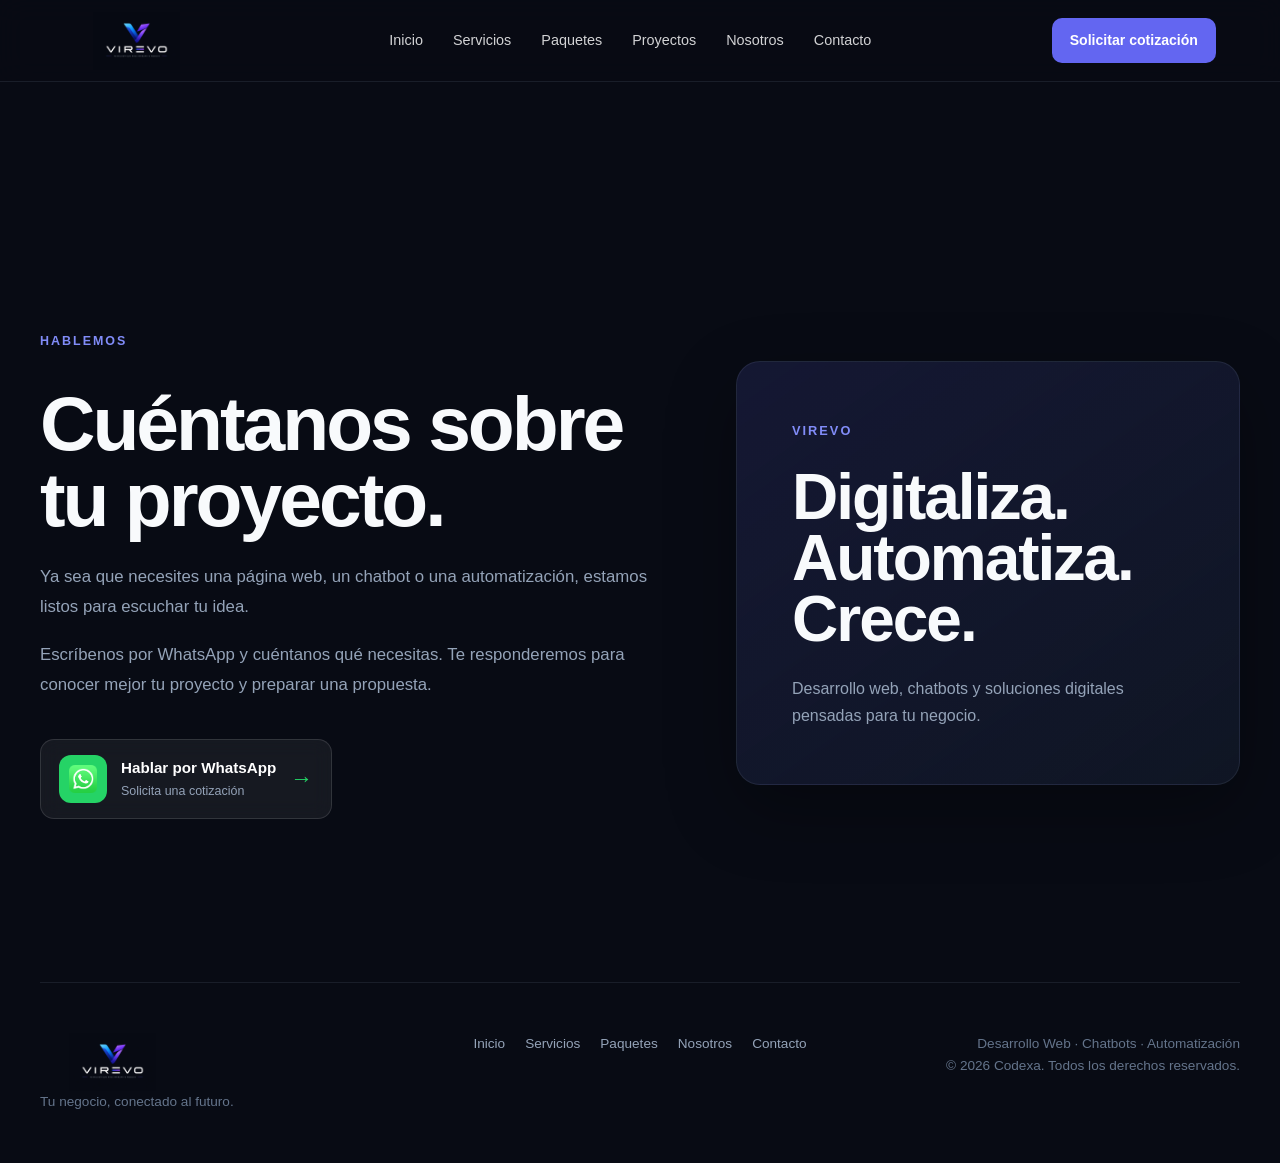
<file: contacto.html>
<!DOCTYPE html>
<html lang="es">

<head>
    <meta charset="UTF-8">
    <meta
        name="viewport"
        content="width=device-width, initial-scale=1.0"
    >
    <meta
        name="description"
        content="Contacta con Codexa para solicitar una cotización de desarrollo web, chatbots o automatización."
    >
    <title>Contacto | VIREVO</title>
    <link
        rel="stylesheet"
        href="styles.css"
    >
</head>
<body>
<header class="inner-header">
    <nav>
        <a href="index.html" class="logo">
            <img
                src="img/VIREVO_logo_transparente.png"
                alt="Logo Codexa"
            >
        </a>
        <div class="nav-links">
            <a href="index.html">
                Inicio
            </a>
            <a href="servicios.html">
                Servicios
            </a>
            <a href="paquetes.html">
                Paquetes
            </a>
            <a href="index.html#proyectos">
                Proyectos
            </a>
            <a href="nosotros.html">
                Nosotros
            </a>
            <a href="contacto.html">
                Contacto
            </a>
        </div>

        <a
            href="contacto.html"
            class="nav-cta"
        >
            Solicitar cotización
        </a>
        <button
            class="menu-toggle"
            aria-label="Abrir menú"
        >
            ☰
        </button>
    </nav>
</header>

<main class="inner-page">
    <section class="contact-page">
        <div class="contact-page-content">
            <span>
                HABLEMOS
            </span>
            <h1>
                Cuéntanos sobre
                tu proyecto.
            </h1>

            <p>
                Ya sea que necesites una página web,
                un chatbot o una automatización, estamos
                listos para escuchar tu idea.
            </p>

            <p>
                Escríbenos por WhatsApp y cuéntanos qué
                necesitas. Te responderemos para conocer
                mejor tu proyecto y preparar una propuesta.
            </p>


            <a
                href="https://wa.me/523122109103?text=Hola%20Codexa%2C%20me%20gustar%C3%ADa%20solicitar%20una%20cotizaci%C3%B3n."
                target="_blank"
                rel="noopener noreferrer"
                class="whatsapp-button"
            >
                <span class="whatsapp-icon">

                    <img
                        src="img/whastaap.png"
                        alt="WhatsApp"
                    >
                </span>
                <span>
                    <strong>
                        Hablar por WhatsApp
                    </strong>
                    <small>
                        Solicita una cotización
                    </small>
                </span>
                <span class="whatsapp-arrow">
                    →
                </span>
            </a>
        </div>


        <div class="contact-page-card">

            <span>
                VIREVO
            </span>

            <h2>
                Digitaliza.
                <br>
                Automatiza.
                <br>
                Crece.
            </h2>

            <p>
                Desarrollo web, chatbots y soluciones
                digitales pensadas para tu negocio.
            </p>

        </div>


    </section>


</main>



<footer>

    <div>

        <a href="#inicio" class="logo">
            <img
                src="img/VIREVO_logo_transparente.png"
                alt="Logo Codexa"
            >
        </a>

        <p>
            Tu negocio, conectado al futuro.
        </p>

    </div>


    <div>

        <a href="index.html">
            Inicio
        </a>

        <a href="servicios.html">
            Servicios
        </a>

        <a href="paquetes.html">
            Paquetes
        </a>

        <a href="nosotros.html">
            Nosotros
        </a>

        <a href="contacto.html">
            Contacto
        </a>

    </div>


    <div>

        <p>
            Desarrollo Web · Chatbots · Automatización
        </p>

        <p>
            © 2026 Codexa. Todos los derechos reservados.
        </p>

    </div>

</footer>


<script src="script.js"></script>

</body>

</html>
</file>
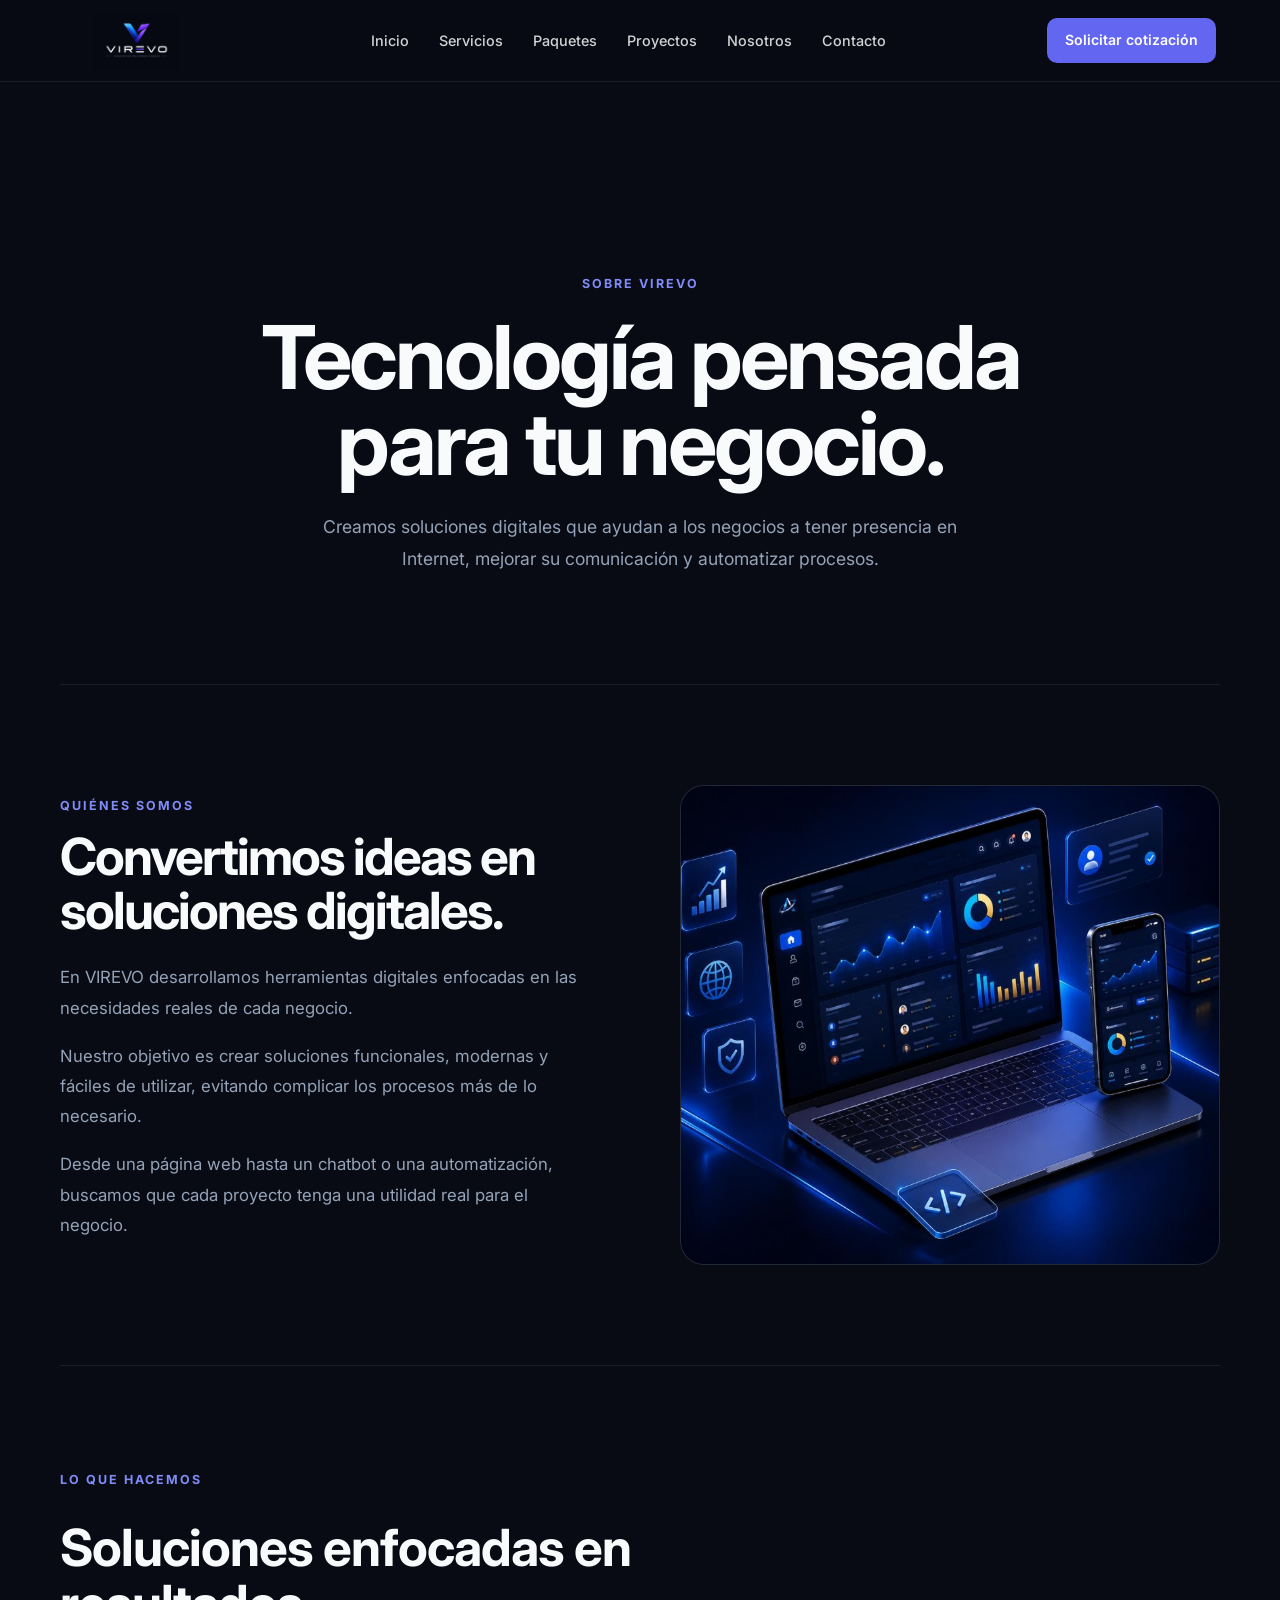
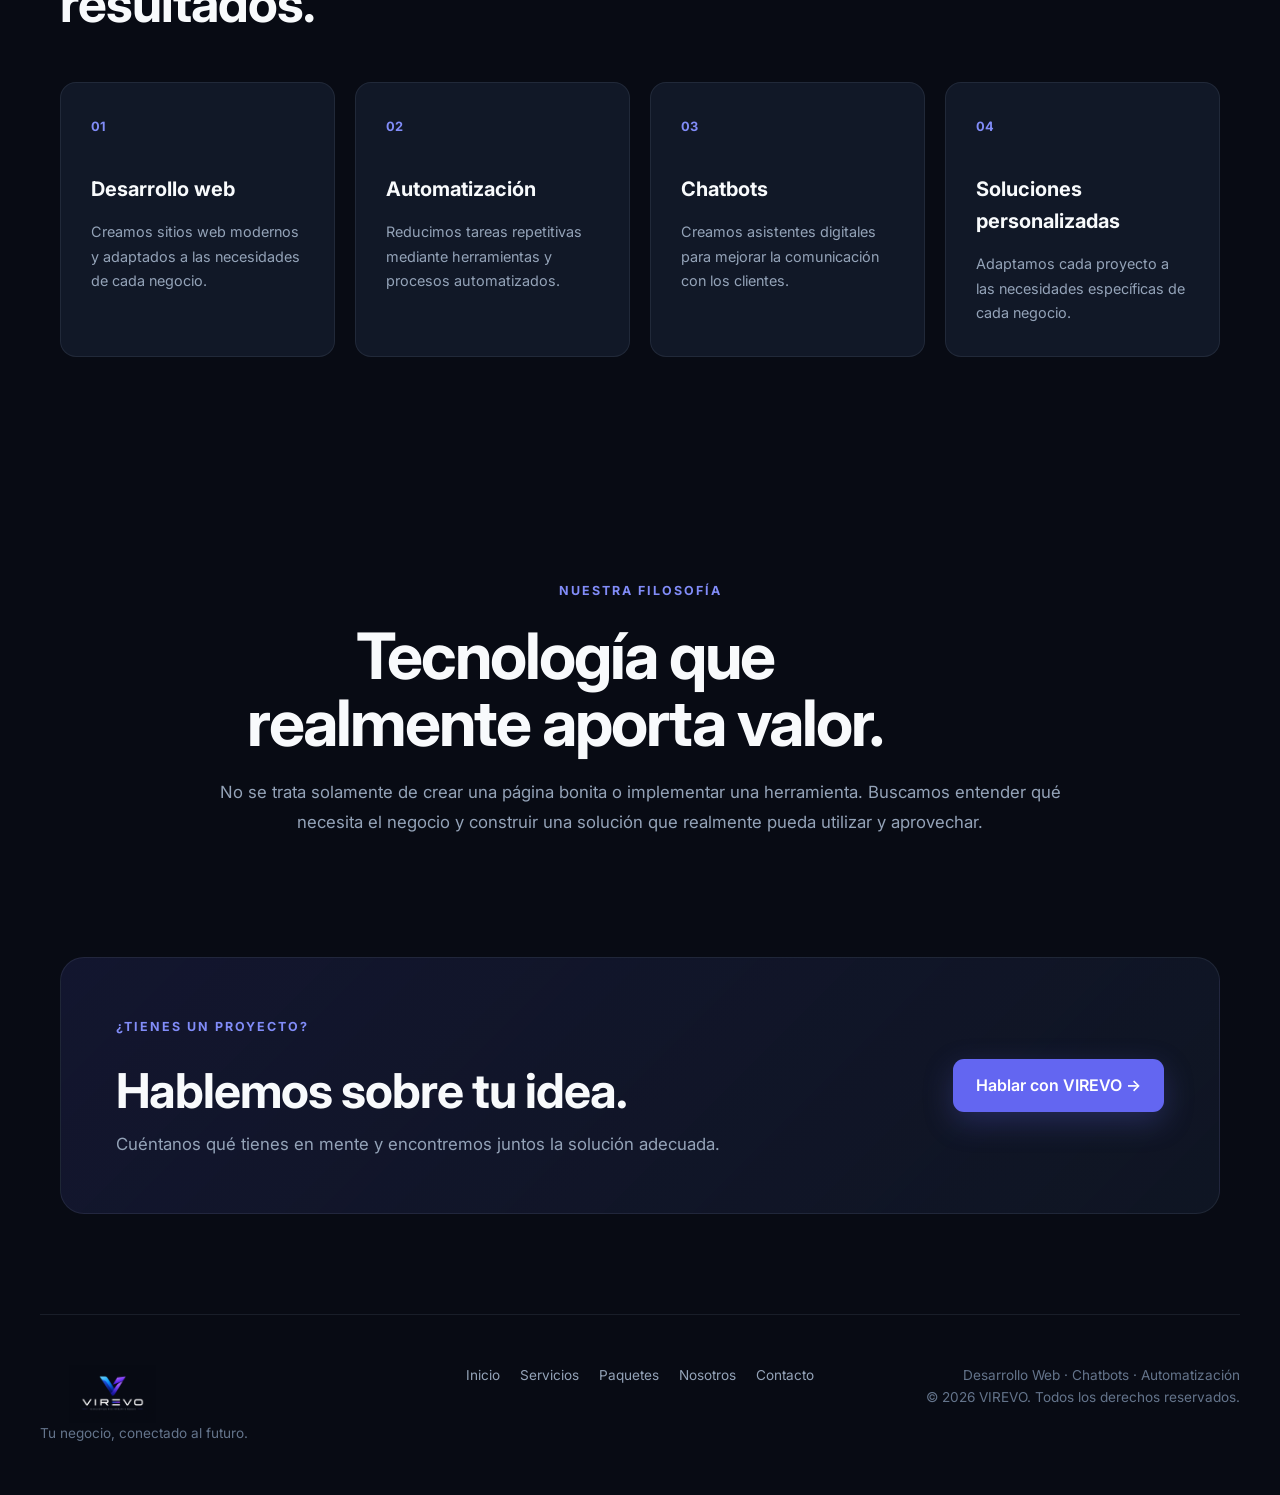
<file: nosotros.html>
<!DOCTYPE html>
<html lang="es">

<head>

    <meta charset="UTF-8">

    <meta
        name="viewport"
        content="width=device-width, initial-scale=1.0"
    >

    <meta
        name="description"
        content="Conoce Codexa y nuestra forma de crear soluciones digitales para negocios."
    >

    <title>Nosotros | VIREVO</title>

    <link
        rel="preconnect"
        href="https://fonts.googleapis.com"
    >

    <link
        rel="preconnect"
        href="https://fonts.gstatic.com"
        crossorigin
    >

    <link
        href="https://fonts.googleapis.com/css2?family=Inter:wght@400;500;600;700;800&display=swap"
        rel="stylesheet"
    >

    <link
        rel="stylesheet"
        href="styles.css"
    >

</head>


<body>


<header class="inner-header">

    <nav>

        <a href="index.html" class="logo">

            <img
                src="img/VIREVO_logo_transparente.png"
                alt="Logo Codexa"
            >

        </a>


        <div class="nav-links">

            <a href="index.html">
                Inicio
            </a>

            <a href="servicios.html">
                Servicios
            </a>

            <a href="paquetes.html">
                Paquetes
            </a>

            <a href="index.html#proyectos">
                Proyectos
            </a>

            <a href="nosotros.html">
                Nosotros
            </a>

            <a href="contacto.html">
                Contacto
            </a>

        </div>


        <a
            href="contacto.html"
            class="nav-cta"
        >
            Solicitar cotización
        </a>


        <button
            class="menu-toggle"
            aria-label="Abrir menú"
        >
            ☰
        </button>

    </nav>

</header>



<main class="inner-page">


    <!-- INTRO -->

    <section class="page-intro">

        <span>
            SOBRE VIREVO
        </span>

        <h1>
            Tecnología pensada
            para tu negocio.
        </h1>

        <p>
            Creamos soluciones digitales que ayudan a los
            negocios a tener presencia en Internet, mejorar
            su comunicación y automatizar procesos.
        </p>

    </section>



    <!-- QUIÉNES SOMOS -->

    <section class="about-page-section">

        <div class="about-page-content">

            <span>
                QUIÉNES SOMOS
            </span>

            <h2>
                Convertimos ideas en
                soluciones digitales.
            </h2>

            <p>
                En VIREVO desarrollamos herramientas digitales
                enfocadas en las necesidades reales de cada negocio.
            </p>

            <p>
                Nuestro objetivo es crear soluciones funcionales,
                modernas y fáciles de utilizar, evitando complicar
                los procesos más de lo necesario.
            </p>

            <p>
                Desde una página web hasta un chatbot o una
                automatización, buscamos que cada proyecto tenga
                una utilidad real para el negocio.
            </p>

        </div>


        <div class="about-page-image">

            <img
                src="img/Soluciones.jpg"
                alt="Tecnología y soluciones digitales de Codexa"
            >

        </div>

    </section>



    <!-- QUÉ HACEMOS -->

    <section class="about-values">

        <div class="page-section-heading">

            <span>
                LO QUE HACEMOS
            </span>

            <h2>
                Soluciones enfocadas
                en resultados.
            </h2>

        </div>


        <div class="values-grid">


            <article>

                <span>
                    01
                </span>

                <h3>
                    Desarrollo web
                </h3>

                <p>
                    Creamos sitios web modernos y adaptados
                    a las necesidades de cada negocio.
                </p>

            </article>


            <article>

                <span>
                    02
                </span>

                <h3>
                    Automatización
                </h3>

                <p>
                    Reducimos tareas repetitivas mediante
                    herramientas y procesos automatizados.
                </p>

            </article>


            <article>

                <span>
                    03
                </span>

                <h3>
                    Chatbots
                </h3>

                <p>
                    Creamos asistentes digitales para mejorar
                    la comunicación con los clientes.
                </p>

            </article>


            <article>

                <span>
                    04
                </span>

                <h3>
                    Soluciones personalizadas
                </h3>

                <p>
                    Adaptamos cada proyecto a las necesidades
                    específicas de cada negocio.
                </p>

            </article>

        </div>

    </section>



    <!-- FILOSOFÍA -->

    <section class="about-philosophy">

        <span>
            NUESTRA FILOSOFÍA
        </span>

        <h2>
            Tecnología que realmente
            aporta valor.
        </h2>

        <p>
            No se trata solamente de crear una página bonita
            o implementar una herramienta. Buscamos entender
            qué necesita el negocio y construir una solución
            que realmente pueda utilizar y aprovechar.
        </p>

    </section>



    <!-- CTA -->

    <section class="about-cta">

        <div>

            <span>
                ¿TIENES UN PROYECTO?
            </span>
            <h2>
                Hablemos sobre tu idea.
            </h2>
            <p>
                Cuéntanos qué tienes en mente y encontremos
                juntos la solución adecuada.
            </p>
        </div>
        <a
            href="contacto.html"
            class="btn-primary"
        >
            Hablar con VIREVO →
        </a>
    </section>
</main>



<footer>
    <div>
        <a href="#inicio" class="logo">
            <img
                src="img/VIREVO_logo_transparente.png"
                alt="Logo Codexa"
            >
        </a>
        <p>
            Tu negocio, conectado al futuro.
        </p>

    </div>
    <div>
        <a href="index.html">
            Inicio
        </a>

        <a href="servicios.html">
            Servicios
        </a>
        <a href="paquetes.html">
            Paquetes
        </a>
        <a href="nosotros.html">
            Nosotros
        </a>
        <a href="contacto.html">
            Contacto
        </a>
    </div>

    <div>
        <p>
            Desarrollo Web · Chatbots · Automatización
        </p>
        <p>
            © 2026 VIREVO. Todos los derechos reservados.
        </p>
    </div>
</footer>
<script src="script.js"></script>

</body>

</html>
</file>
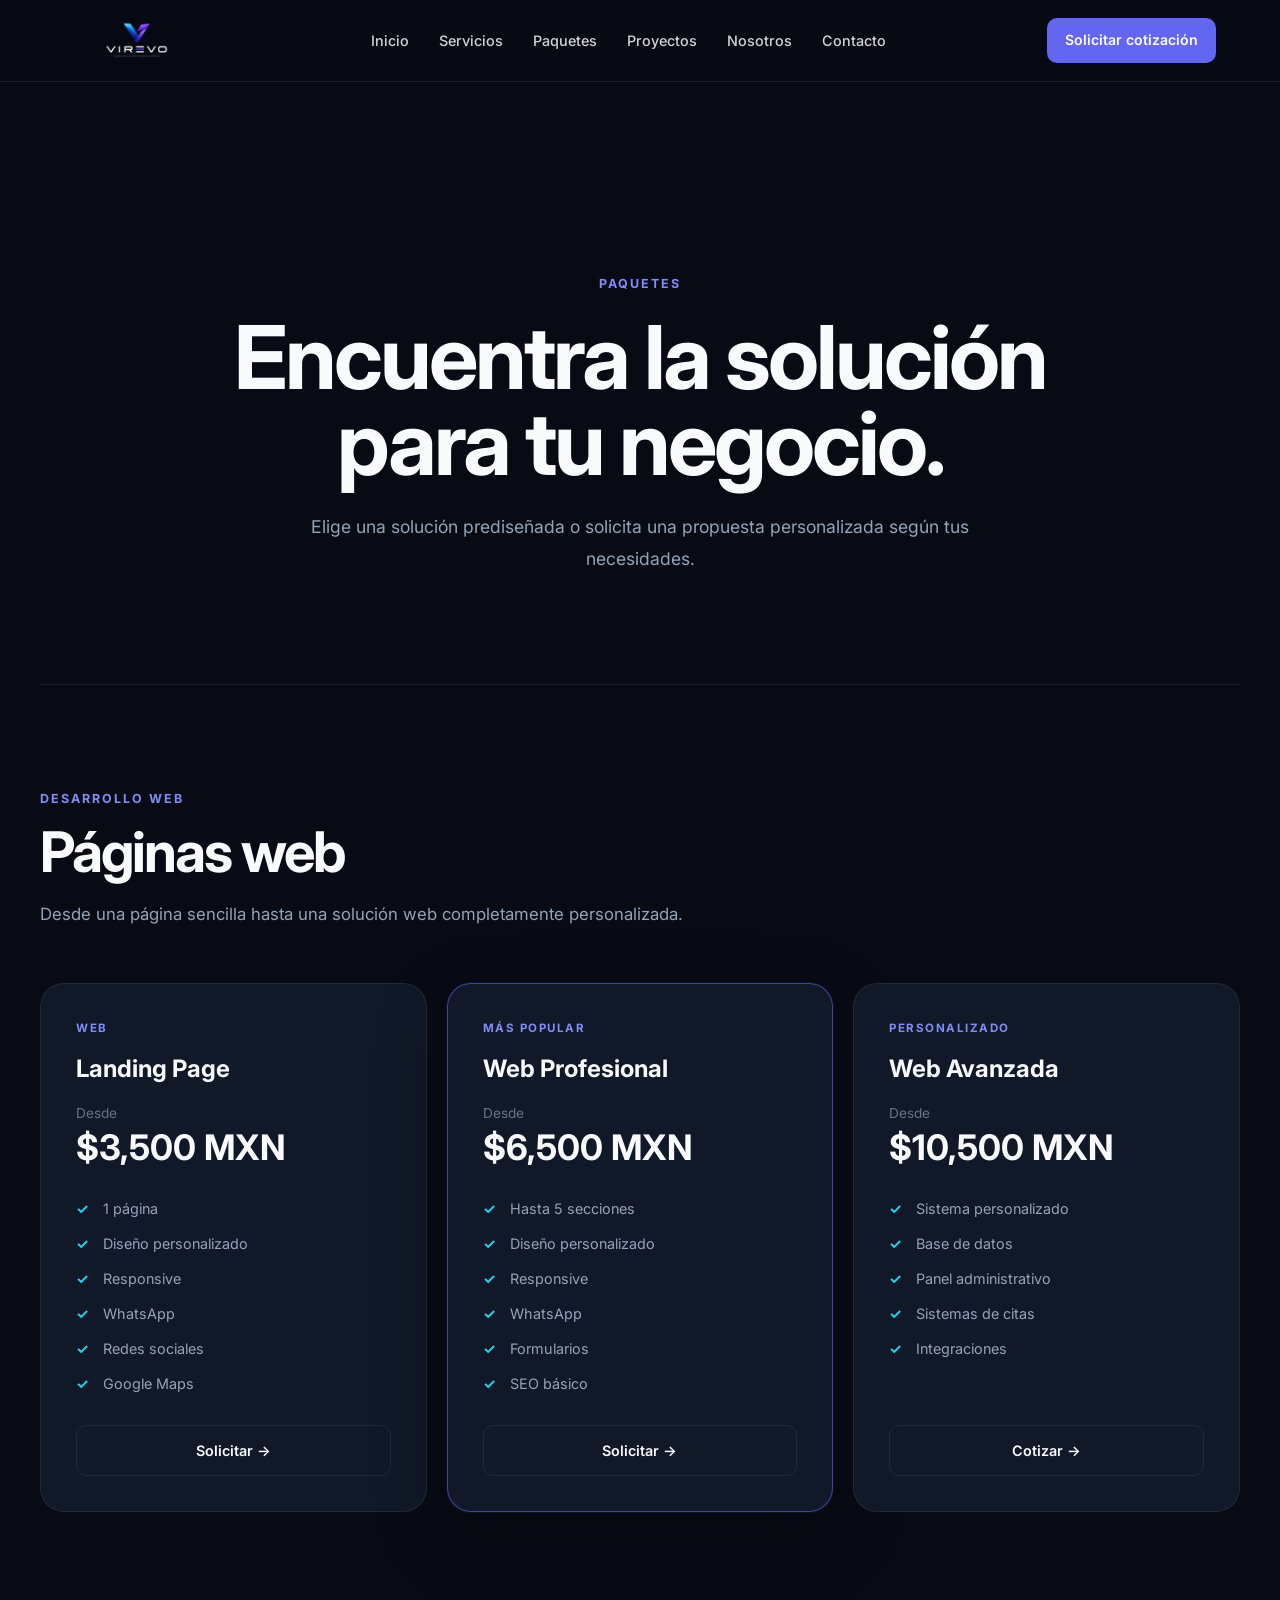
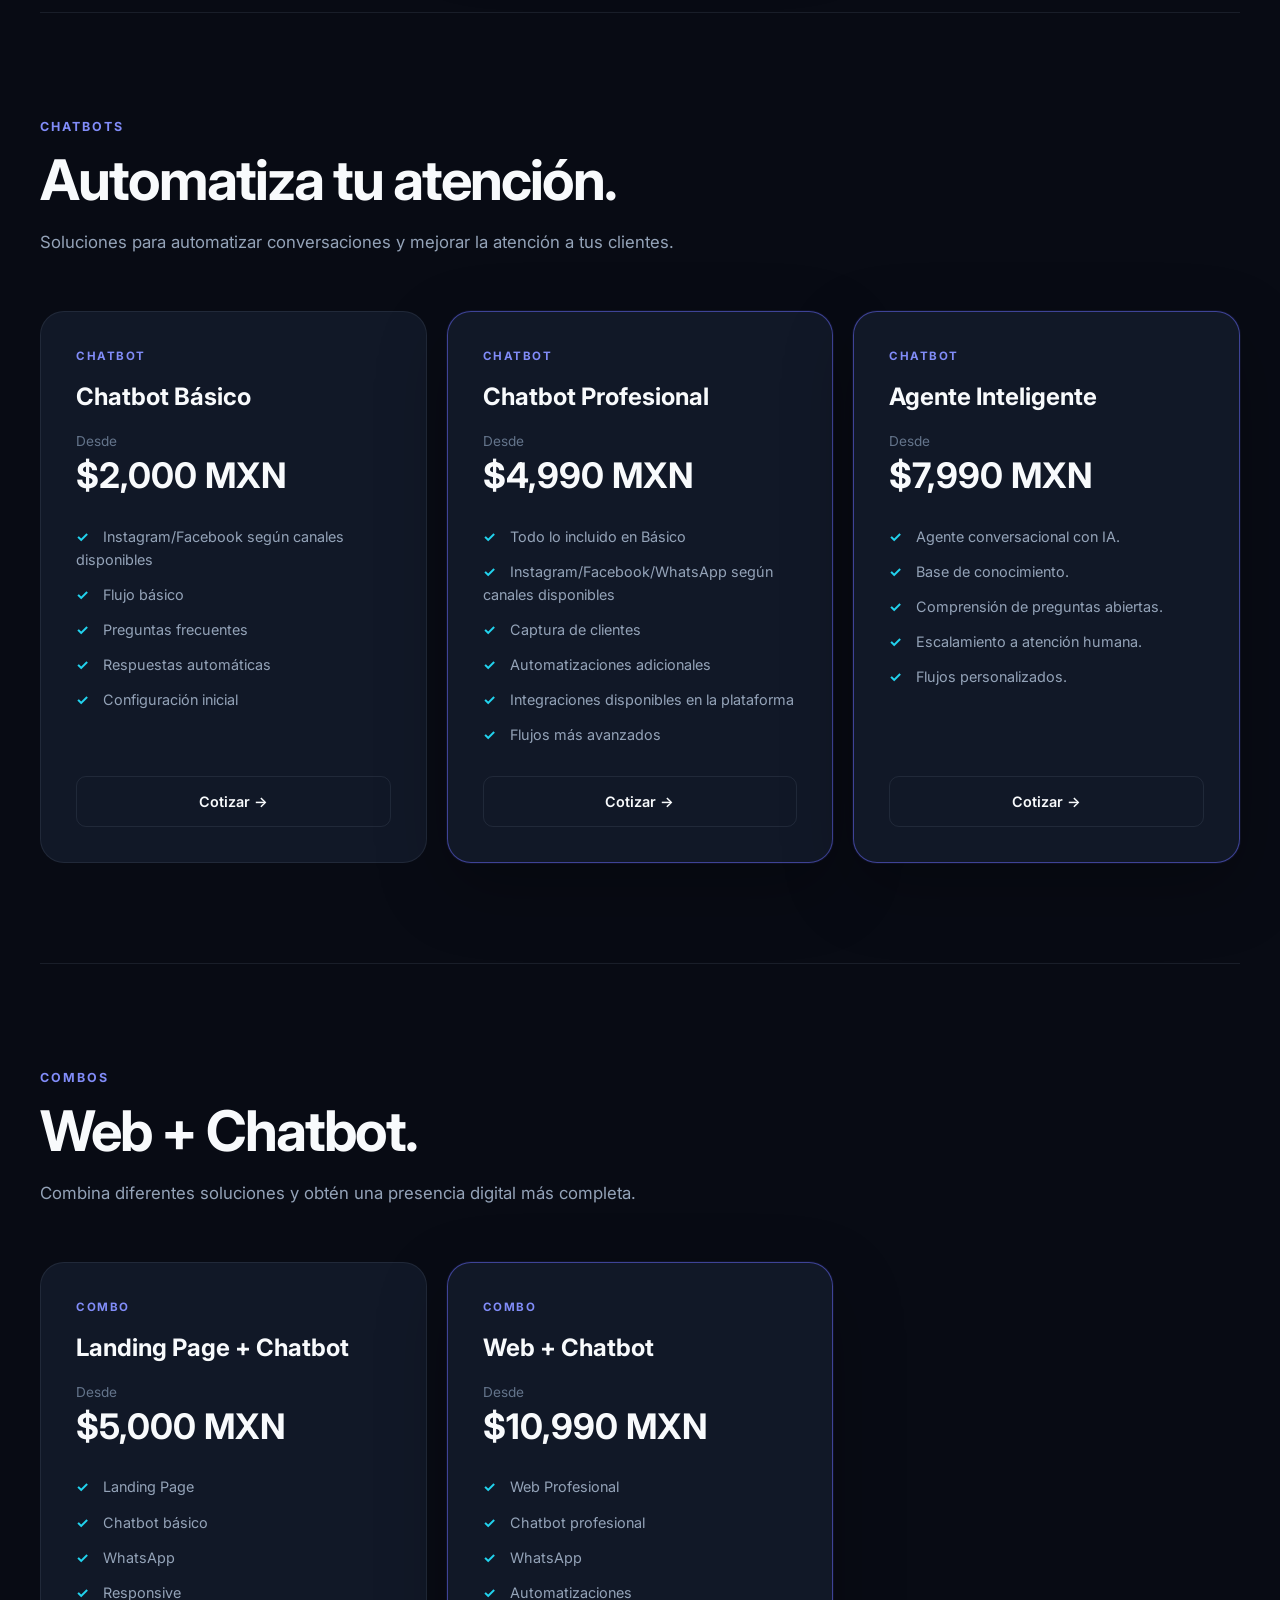
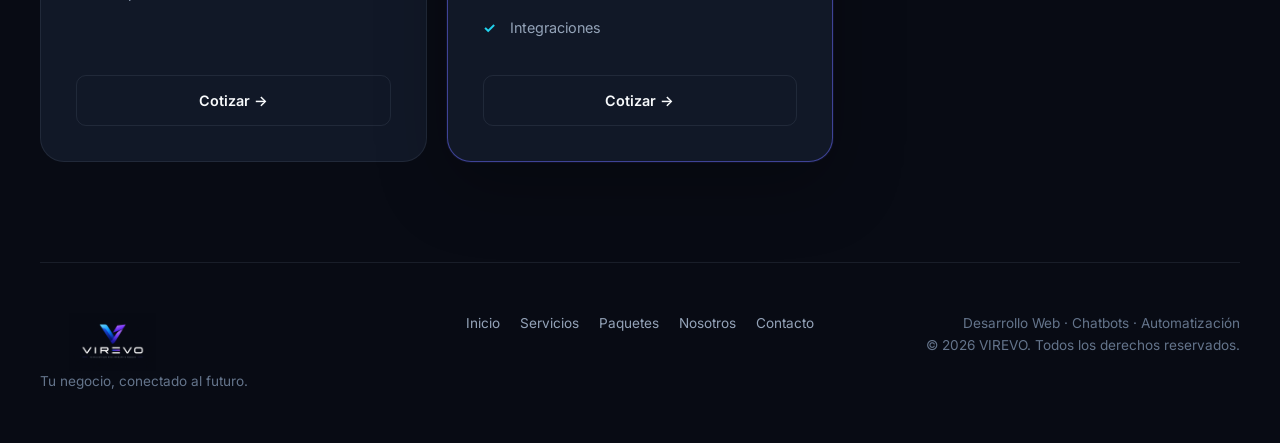
<file: paquetes.html>
<!DOCTYPE html>
<html lang="es">

<head>

    <meta charset="UTF-8">

    <meta
        name="viewport"
        content="width=device-width, initial-scale=1.0"
    >

    <meta
        name="description"
        content="Paquetes de desarrollo web, chatbots y automatización de Codexa."
    >

    <title>Paquetes | VIREVO</title>

    <link
        rel="preconnect"
        href="https://fonts.googleapis.com"
    >

    <link
        rel="preconnect"
        href="https://fonts.gstatic.com"
        crossorigin
    >

    <link
        href="https://fonts.googleapis.com/css2?family=Inter:wght@400;500;600;700;800&display=swap"
        rel="stylesheet"
    >

    <link
        rel="stylesheet"
        href="styles.css"
    >

</head>


<body>


<header class="inner-header">

    <nav>

        <a href="index.html" class="logo">

            <img
                src="img/VIREVO_logo_transparente.png"
                alt="Logo Codexa"
            >

        </a>


        <div class="nav-links">

            <a href="index.html">
                Inicio
            </a>

            <a href="servicios.html">
                Servicios
            </a>

            <a href="paquetes.html">
                Paquetes
            </a>

            <a href="index.html#proyectos">
                Proyectos
            </a>

            <a href="nosotros.html">
                Nosotros
            </a>

            <a href="contacto.html">
                Contacto
            </a>

        </div>


        <a
            href="contacto.html"
            class="nav-cta"
        >
            Solicitar cotización
        </a>


        <button
            class="menu-toggle"
            aria-label="Abrir menú"
        >
            ☰
        </button>

    </nav>

</header>



<main class="inner-page">


    <!-- INTRO -->

    <section class="page-intro">

        <span>
            PAQUETES
        </span>

        <h1>
            Encuentra la solución
            para tu negocio.
        </h1>

        <p>
            Elige una solución prediseñada o solicita
            una propuesta personalizada según tus necesidades.
        </p>

    </section>



    <!-- WEB -->

    <section class="package-category">

        <div class="package-category-title">

            <span>
                DESARROLLO WEB
            </span>

            <h2>
                Páginas web
            </h2>

            <p>
                Desde una página sencilla hasta una solución
                web completamente personalizada.
            </p>

        </div>


        <div class="package-grid">


            <!-- LANDING -->

            <article class="package-card">

                <span>
                    WEB
                </span>

                <h3>
                    Landing Page
                </h3>

                <p>
                    Desde
                </p>

                <strong>
                    $3,500 MXN
                </strong>

                <ul>

                    <li>
                        1 página
                    </li>

                    <li>
                        Diseño personalizado
                    </li>

                    <li>
                        Responsive
                    </li>

                    <li>
                        WhatsApp
                    </li>

                    <li>
                        Redes sociales
                    </li>

                    <li>
                        Google Maps
                    </li>

                </ul>

                <a
                    href="contacto.html"
                >
                    Solicitar →
                </a>

            </article>



            <!-- PROFESIONAL -->

            <article class="package-card featured">

                <span>
                    MÁS POPULAR
                </span>

                <h3>
                    Web Profesional
                </h3>

                <p>
                    Desde
                </p>

                <strong>
                    $6,500 MXN
                </strong>

                <ul>

                    <li>
                        Hasta 5 secciones
                    </li>

                    <li>
                        Diseño personalizado
                    </li>

                    <li>
                        Responsive
                    </li>

                    <li>
                        WhatsApp
                    </li>

                    <li>
                        Formularios
                    </li>

                    <li>
                        SEO básico
                    </li>

                </ul>

                <a
                    href="contacto.html"
                >
                    Solicitar →
                </a>

            </article>



            <!-- PERSONALIZADA -->

            <article class="package-card">

                <span>
                    PERSONALIZADO
                </span>

                <h3>
                    Web Avanzada
                </h3>

                <p>
                    Desde
                </p>

                <strong>
                    $10,500 MXN
                </strong>

                <ul>

                    <li>
                        Sistema personalizado
                    </li>

                    <li>
                        Base de datos
                    </li>

                    <li>
                        Panel administrativo
                    </li>

                    <li>
                        Sistemas de citas
                    </li>

                    <li>
                        Integraciones
                    </li>

                </ul>

                <a
                    href="contacto.html"
                >
                    Cotizar →
                </a>

            </article>

        </div>

    </section>



    <!-- CHATBOTS -->

    <section
        class="package-category"
        id="chatbots"
    >

        <div class="package-category-title">

            <span>
                CHATBOTS
            </span>

            <h2>
                Automatiza tu atención.
            </h2>

            <p>
                Soluciones para automatizar conversaciones
                y mejorar la atención a tus clientes.
            </p>

        </div>


        <div class="package-grid">


            <article class="package-card">

                <span>
                    CHATBOT
                </span>

                <h3>
                    Chatbot Básico
                </h3>

                <p>
                    Desde
                </p>

                <strong>
                    $2,000 MXN
                </strong>

                <ul>
                    <li>
                        Instagram/Facebook según canales disponibles
                    </li>

                    <li>
                        Flujo básico
                    </li>

                    <li>
                        Preguntas frecuentes
                    </li>

                    <li>
                        Respuestas automáticas
                    </li>

                    <li>
                        Configuración inicial
                    </li>

                </ul>

                <a href="contacto.html">
                    Cotizar →
                </a>
            </article>


            <article class="package-card featured">
                <span>
                    CHATBOT
                </span>
                <h3>
                    Chatbot Profesional
                </h3>
                <p>
                    Desde
                </p>
                <strong>
                    $4,990 MXN
                </strong>
                <ul>
                    <li>
                        Todo lo incluido en Básico
                    </li>
                    <li>
                        Instagram/Facebook/WhatsApp según canales disponibles
                    </li>
                    <li>
                        Captura de clientes
                    </li>
                    <li>
                        Automatizaciones adicionales
                    </li>
                    <li>
                        Integraciones disponibles en la plataforma
                    </li>
                    <li>
                        Flujos más avanzados
                    </li>
                </ul>
                <a href="contacto.html">
                    Cotizar →
                </a>
            </article>
            
            <article class="package-card featured">

                <span>
                    CHATBOT
                </span>

                <h3>
                    Agente Inteligente 
                </h3>

                <p>
                    Desde
                </p>

                <strong>
                    $7,990 MXN
                </strong>

                <ul>

                    <li>
                        Agente conversacional con IA.
                    </li>

                    <li>
                        Base de conocimiento.
                    </li>

                    <li>
                        Comprensión de preguntas abiertas.
                    </li>

                    <li>
                        Escalamiento a atención humana.
                    </li>

                    <li>
                        Flujos personalizados.
                    </li>

                </ul>

                <a href="contacto.html">
                    Cotizar →
                </a>

            </article>
        </div>

    </section>



    <!-- COMBOS -->

    <section class="package-category">

        <div class="package-category-title">

            <span>
                COMBOS
            </span>

            <h2>
                Web + Chatbot.
            </h2>

            <p>
                Combina diferentes soluciones y obtén una
                presencia digital más completa.
            </p>

        </div>


        <div class="package-grid">


            <article class="package-card">

                <span>
                    COMBO
                </span>

                <h3>
                    Landing Page + Chatbot 
                </h3>

                <p>
                    Desde
                </p>

                <strong>
                    $5,000 MXN
                </strong>

                <ul>

                    <li>
                        Landing Page
                    </li>

                    <li>
                        Chatbot básico
                    </li>

                    <li>
                        WhatsApp
                    </li>

                    <li>
                        Responsive
                    </li>

                </ul>

                <a href="contacto.html">
                    Cotizar →
                </a>

            </article>


            <article class="package-card featured">

                <span>
                    COMBO
                </span>

                <h3>
                    Web + Chatbot
                </h3>

                <p>
                    Desde
                </p>

                <strong>
                    $10,990 MXN
                </strong>

                <ul>

                    <li>
                        Web Profesional
                    </li>

                    <li>
                        Chatbot profesional
                    </li>

                    <li>
                        WhatsApp
                    </li>

                    <li>
                        Automatizaciones
                    </li>

                    <li>
                        Integraciones
                    </li>

                </ul>

                <a href="contacto.html">
                    Cotizar →
                </a>

            </article>

        </div>

    </section>


</main>



<footer>

    <div>
        <a href="#inicio" class="logo">
                <img
                    src="img/VIREVO_logo_transparente.png"
                    alt="Logo Codexa"
                >
            </a>
        <p>
            Tu negocio, conectado al futuro.
        </p>
    </div>


    <div>
        <a href="index.html">
            Inicio
        </a>
        <a href="servicios.html">
            Servicios
        </a>
        <a href="paquetes.html">
            Paquetes
        </a>
        <a href="nosotros.html">
            Nosotros
        </a>

        <a href="contacto.html">
            Contacto
        </a>

    </div>


    <div>

        <p>
            Desarrollo Web · Chatbots · Automatización
        </p>

        <p>
            © 2026 VIREVO. Todos los derechos reservados.
        </p>

    </div>

</footer>


<script src="script.js"></script>

</body>

</html>
</file>
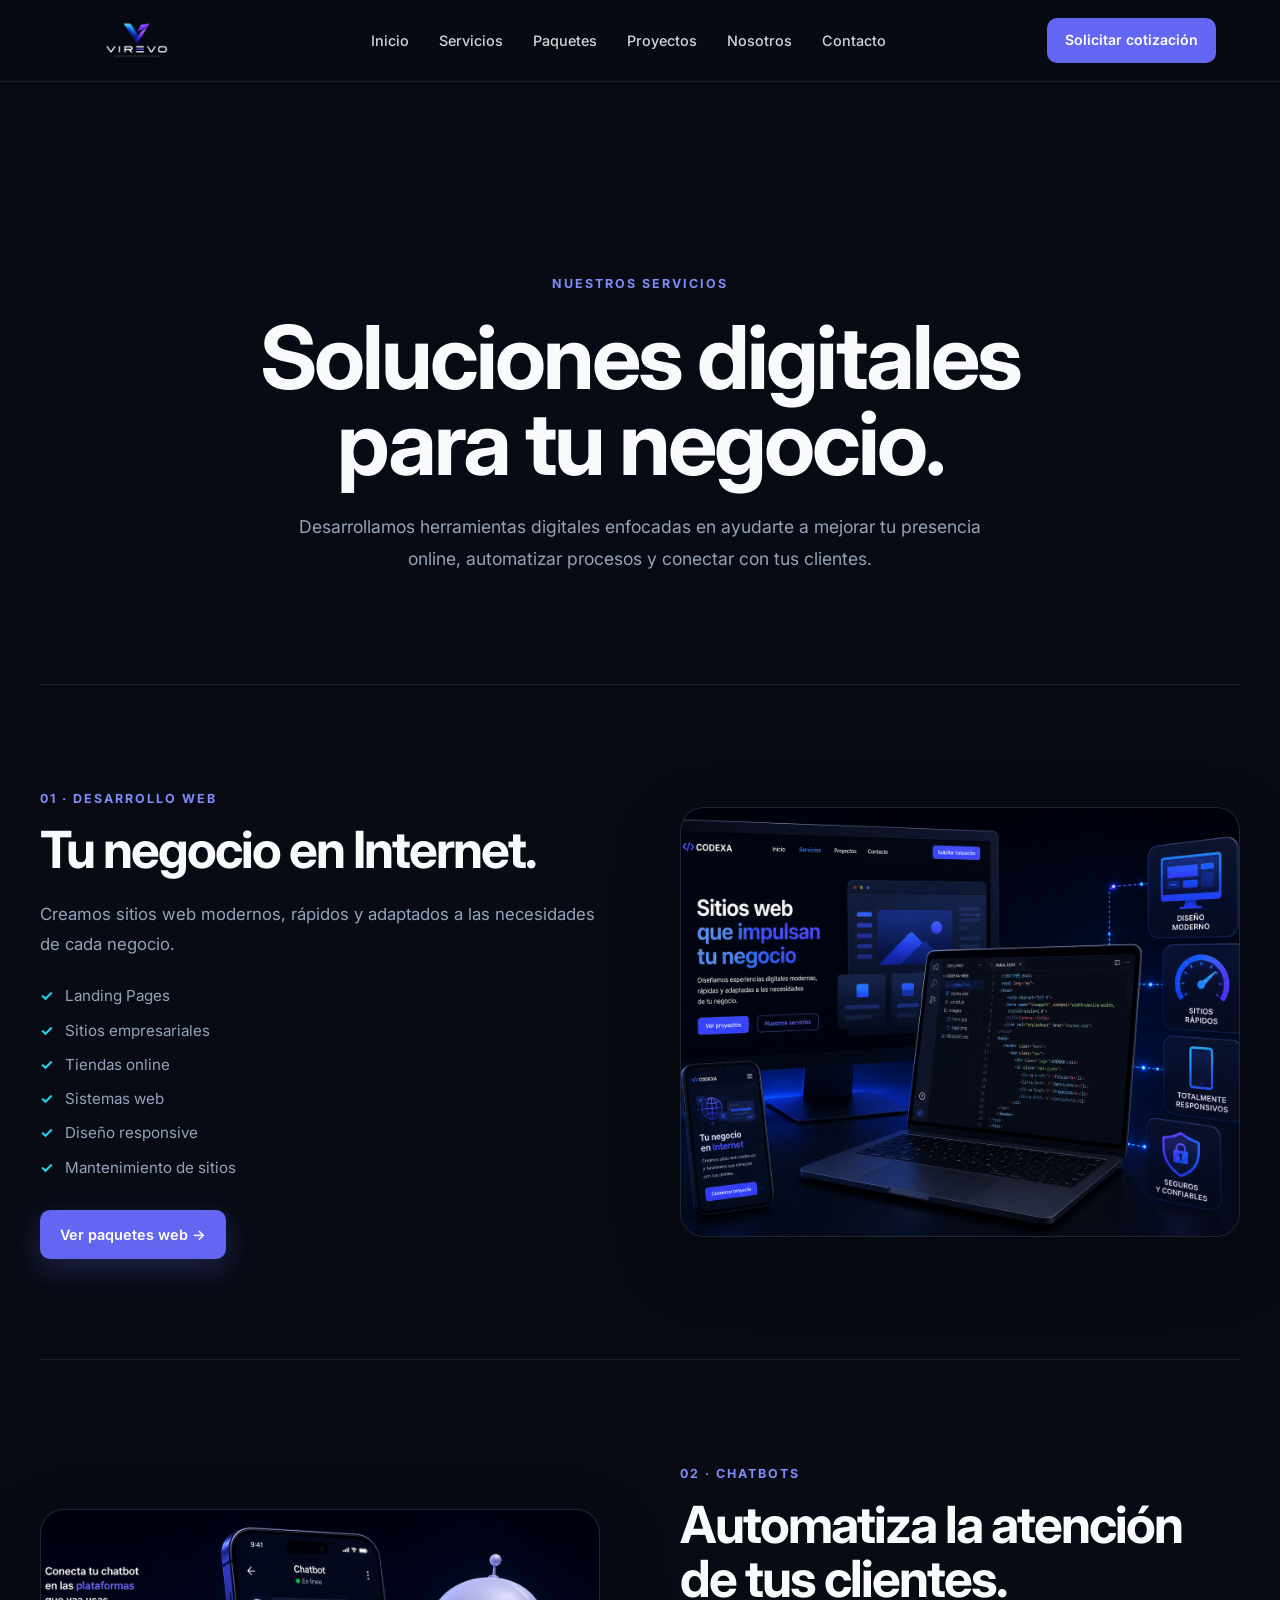
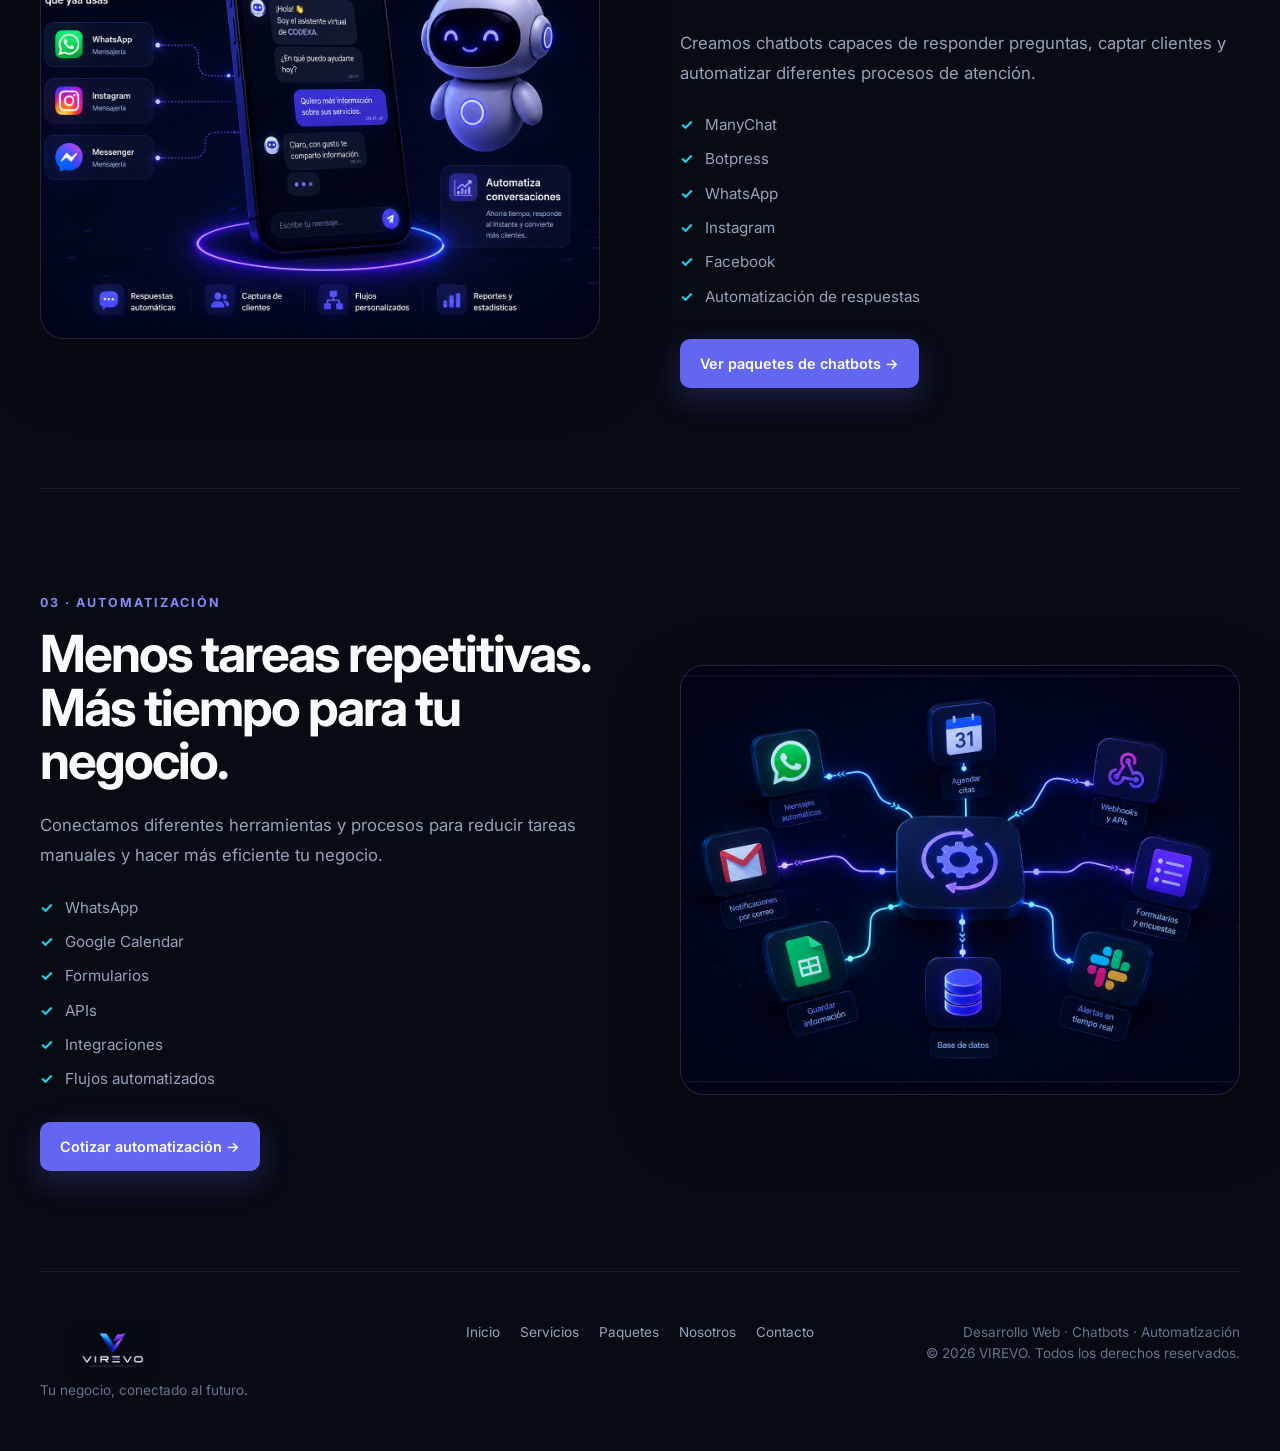
<file: servicios.html>
<!DOCTYPE html>
<html lang="es">

<head>
    <meta charset="UTF-8">
    <meta
        name="viewport"
        content="width=device-width, initial-scale=1.0"
    >
    <meta
        name="description"
        content="Servicios de desarrollo web, chatbots y automatización de Codexa."
    >
    <title>Servicios | VIREVO</title>
    <link
        rel="preconnect"
        href="https://fonts.googleapis.com"
    >
    <link
        rel="preconnect"
        href="https://fonts.gstatic.com"
        crossorigin
    >
    <link
        href="https://fonts.googleapis.com/css2?family=Inter:wght@400;500;600;700;800&display=swap"
        rel="stylesheet"
    >
    <link
        rel="stylesheet"
        href="styles.css"
    >
</head>

<body>
<header class="inner-header">
    <nav>
        <a href="index.html" class="logo">
            <img
                src="img/VIREVO_logo_transparente.png"
                alt="Logo Codexa"
            >
        </a>
        <div class="nav-links">
            <a href="index.html">
                Inicio
            </a>
            <a href="servicios.html">
                Servicios
            </a>
            <a href="paquetes.html">
                Paquetes
            </a>
            <a href="index.html#proyectos">
                Proyectos
            </a>
            <a href="nosotros.html">
                Nosotros
            </a>
            <a href="contacto.html">
                Contacto
            </a>
        </div>

        <a
            href="contacto.html"
            class="nav-cta"
        >
            Solicitar cotización
        </a>
        <button
            class="menu-toggle"
            aria-label="Abrir menú"
        >
            ☰
        </button>

    </nav>

</header>



<main class="inner-page">
    <!-- INTRODUCCIÓN -->
    <section class="page-intro">
        <span>
            NUESTROS SERVICIOS
        </span>
        <h1>
            Soluciones digitales
            para tu negocio.
        </h1>
        <p>
            Desarrollamos herramientas digitales enfocadas
            en ayudarte a mejorar tu presencia online,
            automatizar procesos y conectar con tus clientes.
        </p>
    </section>



    <!-- DESARROLLO WEB -->
    <section class="service-detail">
        <div class="service-detail-content">
            <span>
                01 · DESARROLLO WEB
            </span>
            <h2>
                Tu negocio en Internet.
            </h2>
            <p>
                Creamos sitios web modernos, rápidos y
                adaptados a las necesidades de cada negocio.
            </p>
            <ul>
                <li>
                    Landing Pages
                </li>
                <li>
                    Sitios empresariales
                </li>
                <li>
                    Tiendas online
                </li>
                <li>
                    Sistemas web
                </li>
                <li>
                    Diseño responsive
                </li>
                <li>
                    Mantenimiento de sitios
                </li>
            </ul>

            <a
                href="paquetes.html"
                class="btn-primary"
            >
                Ver paquetes web →
            </a>
        </div>
        <div class="service-detail-visual">
            <img 
                src="img/SITIOSWEB.png" 
                alt="Desarrollo web"
            >
        </div>

    </section>



    <!-- CHATBOTS -->

    <section class="service-detail reverse">
        <div class="service-detail-content">
            <span>
                02 · CHATBOTS
            </span>
            <h2>
                Automatiza la atención
                de tus clientes.
            </h2>
            <p>
                Creamos chatbots capaces de responder
                preguntas, captar clientes y automatizar
                diferentes procesos de atención.
            </p>
            <ul>
                <li>
                    ManyChat
                </li>

                <li>
                    Botpress
                </li>

                <li>
                    WhatsApp
                </li>

                <li>
                    Instagram
                </li>

                <li>
                    Facebook
                </li>

                <li>
                    Automatización de respuestas
                </li>

            </ul>

            <a
                href="paquetes.html#chatbots"
                class="btn-primary"
            >
                Ver paquetes de chatbots →
            </a>

        </div>
        <div class="service-detail-visual">
         <img 
             src="img/CHATBOTS.png" 
             alt="Desarrollo web"
         >
        </div>

    </section>



    <!-- AUTOMATIZACIÓN -->

    <section class="service-detail">

        <div class="service-detail-content">

            <span>
                03 · AUTOMATIZACIÓN
            </span>

            <h2>
                Menos tareas repetitivas.
                Más tiempo para tu negocio.
            </h2>

            <p>
                Conectamos diferentes herramientas y procesos
                para reducir tareas manuales y hacer más
                eficiente tu negocio.
            </p>

            <ul>

                <li>
                    WhatsApp
                </li>

                <li>
                    Google Calendar
                </li>

                <li>
                    Formularios
                </li>

                <li>
                    APIs
                </li>

                <li>
                    Integraciones
                </li>

                <li>
                    Flujos automatizados
                </li>

            </ul>

            <a
                href="contacto.html"
                class="btn-primary"
            >
                Cotizar automatización →
            </a>

        </div>


        <div class="service-detail-visual">
         <img 
             src="img/Automatizaciones.png" 
             alt="Desarrollo web"
         >
        </div>

    </section>


</main>



<footer>
    <div>
        <a href="#inicio" class="logo">
                <img
                    src="img/VIREVO_logo_transparente.png"
                    alt="Logo Codexa"
                >
            </a>
        <p>
            Tu negocio, conectado al futuro.
        </p>
    </div>


    <div>

        <a href="index.html">
            Inicio
        </a>

        <a href="servicios.html">
            Servicios
        </a>

        <a href="paquetes.html">
            Paquetes
        </a>

        <a href="nosotros.html">
            Nosotros
        </a>

        <a href="contacto.html">
            Contacto
        </a>

    </div>


    <div>

        <p>
            Desarrollo Web · Chatbots · Automatización
        </p>

        <p>
            © 2026 VIREVO. Todos los derechos reservados.
        </p>

    </div>

</footer>


<script src="script.js"></script>

</body>

</html>
</file>
<file: styles.css>
/* ========================================
   CODEXA - ESTILOS PRINCIPALES
======================================== */

:root {
    --bg-primary: #080b14;
    --bg-secondary: #0d1220;
    --bg-card: #111827;
    --bg-card-hover: #151e30;

    --text-primary: #f8fafc;
    --text-secondary: #94a3b8;
    --text-muted: #64748b;

    --accent: #6366f1;
    --accent-light: #818cf8;
    --accent-cyan: #22d3ee;

    --border: rgba(148, 163, 184, 0.12);

    --radius: 16px;
    --radius-lg: 24px;

    --max-width: 1200px;

    --transition: 0.3s ease;
}


/* ========================================
   RESET
======================================== */

* {
    margin: 0;
    padding: 0;
    box-sizing: border-box;
}

html {
    scroll-behavior: smooth;
    scroll-padding-top: 90px;
}

body {
    font-family: "Inter", "Segoe UI", sans-serif;
    background: var(--bg-primary);
    color: var(--text-primary);
    line-height: 1.6;
}

a {
    color: inherit;
    text-decoration: none;
}

button,
input,
textarea,
select {
    font: inherit;
}

::selection {
    background: var(--accent);
    color: white;
}


/* ========================================
   HEADER + HERO
======================================== */

header {
    position: relative;

    min-height: 100vh;

    overflow: hidden;

    background: #080b14;
}
/* ========================================
   IMAGEN DEL HERO
======================================== */

.hero-background {
    position: absolute;

    top: 0;
    left: 0;

    width: 100%;
    height: 100%;

    object-fit: cover;

    object-position: center;

    z-index: 0;
}


/* ========================================
   CAPA OSCURA
======================================== */
.hero-overlay {
    position: absolute;
    inset: 0;
    background: linear-gradient(
        180deg,
        rgba(5, 8, 18, 0.65) 0%,
        rgba(5, 8, 18, 0.55) 50%,
        rgba(5, 8, 18, 0.75) 100%
    );
    z-index: 1;
}


/* ========================================
   NAVBAR
======================================== */

header nav {
    position: fixed;
    top: 0;
    left: 0;

    width: 100%;
    max-width: none;

    min-height: 82px;
    padding: 0 5%;

    display: flex;
    align-items: center;
    justify-content: space-between;
    gap: 30px;

    border-bottom: 1px solid rgba(255, 255, 255, 0.10);

    background: rgba(8, 11, 20, 0.75);

    backdrop-filter: blur(14px);
    -webkit-backdrop-filter: blur(14px);

    z-index: 1000;
}


/* ========================================
   LOGO
======================================== */

.logo {
    display: flex;
    align-items: center;
    flex-shrink: 0;
}

.logo img {
    display: block;
    width: 145px;
    height: auto;
    max-height: 58px;

    object-fit: contain;
}


/* ========================================
   NAV LINKS
======================================== */

.nav-links {
    display: flex;
    align-items: center;
    gap: 30px;
}

.nav-links a {
    position: relative;

    color: rgba(255, 255, 255, 0.82);

    font-size: 0.9rem;
    font-weight: 500;

    transition: var(--transition);
}

.nav-links a::after {
    content: "";

    position: absolute;
    left: 0;
    bottom: -8px;

    width: 0;
    height: 2px;

    background: var(--accent-light);

    transition: var(--transition);
}

.nav-links a:hover {
    color: white;
}

.nav-links a:hover::after {
    width: 100%;
}


/* ========================================
   NAV CTA
======================================== */

.nav-cta {
    display: inline-flex;
    align-items: center;
    justify-content: center;

    padding: 11px 18px;

    border-radius: 10px;

    background: var(--accent);
    color: white;

    font-size: 0.88rem;
    font-weight: 600;

    transition: var(--transition);
}

.nav-cta:hover {
    background: var(--accent-light);
    transform: translateY(-2px);
}


/* ========================================
   MENÚ MÓVIL
======================================== */

.menu-toggle {
    display: none;

    border: none;
    background: transparent;
    color: white;

    font-size: 1.7rem;

    cursor: pointer;
}


/* ========================================
   HERO CONTENT
======================================== */

.hero-content {
    width: min(100% - 40px, var(--max-width));
    min-height: 100vh;

    margin: auto;
    padding-top: 82px;

    display: flex;
    flex-direction: column;
    justify-content: center;
    align-items: center;

    position: relative;
    z-index: 2;

    text-align: center;
}


/* Etiqueta */

.hero-tag {
    display: inline-flex;
    align-items: center;

    margin-bottom: 25px;
    padding: 8px 14px;

    border: 1px solid rgba(96, 165, 250, 0.35);
    border-radius: 999px;

    background: rgba(96, 165, 250, 0.10);

    color: #60A5FA;

    font-size: 0.72rem;
    font-weight: 700;
    letter-spacing: 1.5px;

    backdrop-filter: blur(8px); 
}


/* Título */

.hero-content h1 {
    max-width: 950px;

    margin-bottom: 25px;

    color: white;

    font-size: clamp(3.2rem, 7vw, 6.5rem);
    line-height: 0.95;
    letter-spacing: -4px;
    font-weight: 800;
}

.hero-content h1 span {
    display: block;

    color: #60A5FA;

    background: none;

    -webkit-background-clip: initial;
    background-clip: initial;
}


/* Descripción */

.hero-content p {
    max-width: 650px;

    margin-bottom: 35px;

    color: rgb(255, 255, 255);

    font-size: clamp(1rem, 2vw, 1.2rem);
    line-height: 1.7;
    font-weight: bold;
}


/* ========================================
   HERO BUTTONS
======================================== */

.hero-buttons {
    display: flex;
    align-items: center;
    justify-content: center;
    gap: 14px;
    flex-wrap: wrap;
}

.hero-buttons a {
    display: inline-flex;
    align-items: center;
    justify-content: center;

    padding: 14px 23px;

    border-radius: 11px;

    font-weight: 600;

    transition: var(--transition);
}

.btn-primary {
    display: inline-flex;

    align-items: center;
    justify-content: center;

    padding: 14px 23px;

    border-radius: 11px;

    font-weight: 600;

    background: var(--accent);

    color: white;

    box-shadow:
        0 10px 30px rgba(99, 102, 241, 0.25);

    transition: var(--transition);
}

.btn-primary:hover {
    background: var(--accent-light);

    color: white;

    transform: translateY(-3px);

    box-shadow:
        0 15px 40px rgba(99, 102, 241, 0.35);
}

.btn-primary:hover {
    background: var(--accent-light);
    transform: translateY(-3px);

    box-shadow:
        0 15px 40px rgba(99, 102, 241, 0.35);
}

.btn-secondary {
    border: 1px solid rgba(255, 255, 255, 0.20);

    background: rgba(255, 255, 255, 0.06);

    color: white;

    backdrop-filter: blur(10px);
}

.btn-secondary:hover {
    background: rgba(255, 255, 255, 0.12);

    border-color: rgba(255, 255, 255, 0.35);

    transform: translateY(-3px);
}




/* ========================================
   SECCIONES GENERALES
======================================== */

section {
    width: min(100% - 40px, var(--max-width));
    margin: auto;

    padding: 110px 0;
}


/* Etiquetas */

section > div:first-child > span {
    display: inline-block;

    margin-bottom: 14px;

    color: var(--accent-light);

    font-size: 0.78rem;
    font-weight: 700;

    letter-spacing: 2px;
}


/* Títulos */

section h2 {
    max-width: 700px;

    margin-bottom: 18px;

    font-size: clamp(2rem, 5vw, 3rem);
    line-height: 1.1;
    letter-spacing: -1px;
}


/* Descripciones */

section > div:first-child > p {
    max-width: 650px;

    color: var(--text-secondary);

    font-size: 1.05rem;
}


/* ========================================
   SERVICIOS
======================================== */

#servicios {
    border-top: 1px solid var(--border);
}

#servicios > div:last-child {
    display: grid;

    grid-template-columns: repeat(4, 1fr);

    gap: 18px;

    margin-top: 60px;
}


#servicios article {
    padding: 30px;

    background: var(--bg-card);

    border: 1px solid var(--border);

    border-radius: var(--radius);

    transition: var(--transition);
}

#servicios article:hover {
    transform: translateY(-6px);

    background: var(--bg-card-hover);

    border-color: rgba(129, 140, 248, 0.3);
}


/* Iconos */

#servicios article > div {
    width: 48px;
    height: 48px;

    display: flex;
    align-items: center;
    justify-content: center;

    margin-bottom: 24px;

    border-radius: 12px;

    background: rgba(99, 102, 241, 0.12);

    font-size: 1.4rem;
}


/* Títulos */

#servicios h3 {
    margin-bottom: 12px;

    font-size: 1.15rem;
}

#servicios article p {
    color: var(--text-secondary);

    font-size: 0.92rem;
}


/* ========================================
   PAQUETES
======================================== */

#paquetes {
    border-top: 1px solid var(--border);
}

#paquetes > div:last-child {
    display: grid;

    grid-template-columns: repeat(3, 1fr);

    gap: 20px;

    margin-top: 60px;
}


/* Tarjeta */

#paquetes article {
    position: relative;

    display: flex;
    flex-direction: column;

    padding: 32px;

    background: var(--bg-card);

    border: 1px solid var(--border);

    border-radius: var(--radius-lg);

    transition: var(--transition);
}

#paquetes article:hover {
    transform: translateY(-6px);

    border-color: rgba(129, 140, 248, 0.35);
}


/* Segunda tarjeta destacada */

#paquetes article:nth-child(2) {
    border-color: rgba(99, 102, 241, 0.5);

    box-shadow:
        0 0 0 1px rgba(99, 102, 241, 0.08),
        0 20px 60px rgba(0, 0, 0, 0.25);
}


/* Etiqueta */

#paquetes article > span {
    color: var(--accent-light);

    font-size: 0.75rem;
    font-weight: 700;

    letter-spacing: 1.5px;
}


/* Título */

#paquetes h3 {
    margin-top: 12px;
    margin-bottom: 15px;

    font-size: 1.5rem;
}


/* Precio */

#paquetes article > p {
    color: var(--text-muted);

    font-size: 0.85rem;
}

#paquetes strong {
    margin-bottom: 25px;

    font-size: 2rem;
}


/* Lista */

#paquetes ul {
    display: flex;
    flex-direction: column;

    gap: 11px;

    margin-bottom: 30px;

    list-style: none;
}

#paquetes li {
    color: var(--text-secondary);

    font-size: 0.9rem;
}

#paquetes li::before {
    content: "✓";

    margin-right: 10px;

    color: var(--accent-cyan);

    font-weight: bold;
}


/* Botón */

#paquetes article a {
    margin-top: auto;

    padding: 12px 18px;

    border: 1px solid var(--border);

    border-radius: 10px;

    text-align: center;

    font-weight: 600;

    transition: var(--transition);
}

#paquetes article a:hover {
    background: var(--accent);
    border-color: var(--accent);
}


/* ========================================
   PROYECTOS
======================================== */

#proyectos {
    border-top: 1px solid var(--border);
}

#proyectos > div:last-child {
    display: grid;

    grid-template-columns: repeat(3, 1fr);

    gap: 20px;

    margin-top: 60px;
}


#proyectos article {
    overflow: hidden;

    background: var(--bg-card);

    border: 1px solid var(--border);

    border-radius: var(--radius-lg);

    transition: var(--transition);
}

#proyectos article:hover {
    transform: translateY(-5px);
}


/* Imagen provisional */

/* ========================================
   IMÁGENES DE PROYECTOS
======================================== */

#proyectos .project-image {
    width: 100%;
    height: 230px;
    overflow: hidden;
    background: var(--bg-secondary);
    border-bottom: 1px solid var(--border);
}


#proyectos .project-image img {
    width: 100%;
    height: 100%;
    display: block;
    object-fit: cover;
    object-position: center;
    transition: transform 0.5s ease;
}


/* Efecto al pasar el mouse */

#proyectos article:hover .project-image img {
    transform: scale(1.05);
}


/* Contenido */

#proyectos article > span,
#proyectos article > h3,
#proyectos article > p,
#proyectos article > a {
    margin-left: 25px;
    margin-right: 25px;
}

#proyectos article > span {
    display: inline-block;

    margin-top: 24px;

    color: var(--accent-light);

    font-size: 0.7rem;
    font-weight: 700;

    letter-spacing: 1.5px;
}

#proyectos h3 {
    margin-top: 8px;
    margin-bottom: 10px;

    font-size: 1.25rem;
}

#proyectos article p {
    margin-bottom: 20px;

    color: var(--text-secondary);

    font-size: 0.9rem;
}

#proyectos article a {
    display: inline-block;

    margin-bottom: 25px;

    color: var(--accent-light);

    font-size: 0.9rem;
    font-weight: 600;
}


/* ========================================
   NOSOTROS
======================================== */

#nosotros {
     width: min(100% - 40px, var(--max-width));
    margin: auto;
    padding: 120px 0;
    display: grid;
    grid-template-columns: 1fr 1fr;
    gap: 80px;
    align-items: center;
    border-top: 1px solid var(--border);
}

#nosotros > div {
    max-width: 800px;
}

#nosotros p {
    margin-top: 20px;

    color: var(--text-secondary);

    font-size: 1.05rem;
}

/* ========================================
   CONTENIDO
======================================== */

.about-content {
    max-width: 600px;
}

.about-content > span {
    display: inline-block;

    margin-bottom: 15px;

    color: var(--accent-light);

    font-size: 0.78rem;

    font-weight: 700;

    letter-spacing: 2px;
}


.about-content h2 {
    margin-bottom: 25px;

    font-size: clamp(2rem, 4vw, 3.2rem);

    line-height: 1.1;

    letter-spacing: -1px;
}


.about-content p {
    margin-bottom: 18px;

    color: var(--text-secondary);

    font-size: 1rem;

    line-height: 1.8;
}


/* ========================================
   IMAGEN
======================================== */

.about-image {
    width: 100%;

    height: 450px;

    overflow: hidden;

    border-radius: var(--radius-lg);

    border: 1px solid var(--border);

    background: var(--bg-card);

    position: relative;
}


.about-image::after {
    content: "";

    position: absolute;

    inset: 0;

    background:
        linear-gradient(
            135deg,
            rgba(99, 102, 241, 0.12),
            transparent 60%
        );

    pointer-events: none;
}


.about-image img {
    width: 100%;

    height: 100%;

    display: block;

    object-fit: cover;

    object-position: center;

    transition: transform 0.5s ease;
}


.about-image:hover img {
    transform: scale(1.04);
}


/* ========================================
   PROCESO
======================================== */

#proceso {
    border-top: 1px solid var(--border);
}

#proceso > div:last-child {
    display: grid;

    grid-template-columns: repeat(3, 1fr);

    gap: 20px;

    margin-top: 60px;
}

#proceso article {
    padding: 28px;

    border: 1px solid var(--border);

    border-radius: var(--radius);

    background: var(--bg-card);
}

#proceso article > span {
    color: var(--accent-light);

    font-size: 0.8rem;
    font-weight: 800;

    letter-spacing: 2px;
}

#proceso h3 {
    margin-top: 15px;
    margin-bottom: 10px;

    font-size: 1.05rem;
}

#proceso p {
    color: var(--text-secondary);

    font-size: 0.9rem;
}


/* ========================================
   FAQ
======================================== */

#faq {
    border-top: 1px solid var(--border);
}

#faq > div:last-child {
    max-width: 850px;

    margin-top: 50px;
}

#faq details {
    padding: 22px 0;

    border-bottom: 1px solid var(--border);
}

#faq summary {
    cursor: pointer;

    color: var(--text-primary);

    font-weight: 600;

    list-style: none;
}

#faq summary::-webkit-details-marker {
    display: none;
}

#faq summary::after {
    content: "+";

    float: right;

    color: var(--accent-light);

    font-size: 1.3rem;
}

#faq details[open] summary::after {
    content: "−";
}

#faq details p {
    max-width: 700px;

    margin-top: 15px;

    color: var(--text-secondary);

    font-size: 0.9rem;
}




/* ========================================
   FOOTER
======================================== */

footer {
    width: min(100% - 40px, var(--max-width));

    margin: auto;

    padding: 50px 0;

    display: grid;

    grid-template-columns: 1fr 1fr 1fr;

    gap: 30px;

    border-top: 1px solid var(--border);
}

footer h2 {
    margin-bottom: 8px;

    font-size: 1.3rem;
}

footer p {
    color: var(--text-muted);

    font-size: 0.85rem;
}

footer > div:nth-child(2) {
    display: flex;

    justify-content: center;

    gap: 20px;
}

footer > div:nth-child(2) a {
    color: var(--text-secondary);

    font-size: 0.85rem;

    transition: var(--transition);
}

footer > div:nth-child(2) a:hover {
    color: var(--text-primary);
}

footer > div:last-child {
    text-align: right;
}


/* ========================================
   CONTACTO
======================================== */

#contacto {
    width: min(100% - 40px, var(--max-width));

    min-height: 520px;

    margin: auto;

    padding: 100px 70px;

    display: grid;

    grid-template-columns: 1.1fr 0.9fr;

    gap: 70px;

    align-items: center;

    position: relative;

    overflow: hidden;

    border: 1px solid var(--border);

    border-radius: var(--radius-lg);

    background:
        linear-gradient(
            135deg,
            rgba(99, 102, 241, 0.12),
            rgba(8, 11, 20, 0.95) 55%
        );
}


/* ========================================
   DECORACIÓN DE FONDO
======================================== */

#contacto::before {
    content: "";

    position: absolute;

    width: 350px;
    height: 350px;

    top: -180px;
    left: -100px;

    background: var(--accent);

    opacity: 0.10;

    filter: blur(100px);

    pointer-events: none;
}

#contacto::after {
    content: "";

    position: absolute;

    width: 300px;
    height: 300px;

    bottom: -180px;
    right: -80px;

    background: var(--accent-cyan);

    opacity: 0.08;

    filter: blur(100px);

    pointer-events: none;
}


/* ========================================
   CONTENIDO
======================================== */

.contact-content {
    position: relative;

    z-index: 2;

    max-width: 620px;
}


.contact-content > span {
    display: inline-block;

    margin-bottom: 16px;

    color: var(--accent-light);

    font-size: 0.78rem;

    font-weight: 700;

    letter-spacing: 2px;
}


.contact-content h2 {
    margin-bottom: 20px;

    font-size: clamp(2.2rem, 5vw, 3.8rem);

    line-height: 1.05;

    letter-spacing: -2px;
}


.contact-content p {
    max-width: 550px;

    margin-bottom: 32px;

    color: var(--text-secondary);

    font-size: 1.05rem;

    line-height: 1.7;
}


/* ========================================
   BOTÓN WHATSAPP
======================================== */

.whatsapp-button {
    display: inline-flex;

    align-items: center;

    gap: 14px;

    min-width: 280px;

    padding: 15px 18px;

    border: 1px solid rgba(255, 255, 255, 0.12);

    border-radius: 14px;

    background: rgba(255, 255, 255, 0.06);

    color: white;

    backdrop-filter: blur(10px);

    transition: 0.3s ease;
}


.whatsapp-button:hover {
    transform: translateY(-4px);

    border-color: rgba(255, 255, 255, 0.22);

    background: rgba(255, 255, 255, 0.10);

    box-shadow:
        0 15px 40px rgba(0, 0, 0, 0.25);
}


/* ========================================
   ICONO WHATSAPP
======================================== */

.whatsapp-icon {
    width: 48px;
    height: 48px;

    flex-shrink: 0;

    display: flex;

    align-items: center;
    justify-content: center;

    border-radius: 12px;

    background: #25D366;

    color: white;
}


.whatsapp-icon svg {
    width: 27px;
    height: 27px;
}


/* ========================================
   TEXTO DEL BOTÓN
======================================== */

.whatsapp-button > span:nth-child(2) {
    display: flex;

    flex-direction: column;

    gap: 2px;

    flex: 1;
}


.whatsapp-button strong {
    font-size: 0.95rem;

    font-weight: 700;
}


.whatsapp-button small {
    color: var(--text-secondary);

    font-size: 0.78rem;
}


/* ========================================
   FLECHA
======================================== */

.whatsapp-arrow {
    color: #25D366;

    font-size: 1.4rem;

    transition: 0.3s ease;
}


.whatsapp-button:hover .whatsapp-arrow {
    transform: translateX(4px);
}


/* ========================================
   TARJETA DECORATIVA
======================================== */

.contact-decoration {
    position: relative;

    z-index: 2;

    display: flex;

    align-items: center;
    justify-content: center;
}


.contact-card {
    width: 100%;

    max-width: 370px;

    padding: 38px;

    border: 1px solid rgba(129, 140, 248, 0.20);

    border-radius: var(--radius-lg);

    background:
        linear-gradient(
            145deg,
            rgba(99, 102, 241, 0.14),
            rgba(17, 24, 39, 0.85)
        );

    box-shadow:
        0 25px 70px rgba(0, 0, 0, 0.30);

    transform: rotate(2deg);

    transition: 0.4s ease;
}


.contact-card:hover {
    transform: rotate(0deg) translateY(-5px);

    border-color: rgba(129, 140, 248, 0.35);
}


.contact-card-label {
    color: var(--accent-light);

    font-size: 0.75rem;

    font-weight: 800;

    letter-spacing: 2px;
}


.contact-card h3 {
    margin-top: 20px;

    margin-bottom: 20px;

    font-size: clamp(2rem, 4vw, 3rem);

    line-height: 1;

    letter-spacing: -1px;
}


.contact-card p {
    color: var(--text-secondary);

    font-size: 0.9rem;

    line-height: 1.7;
}
/* ========================================
   PÁGINAS INTERNAS
======================================== */

.inner-header {
    min-height: 82px;

    background: var(--bg-primary);

    border-bottom: 1px solid var(--border);
}

.inner-header nav {
    position: fixed;
    top: 0;
    left: 0;

    width: 100%;
    min-height: 82px;

    padding: 0 5%;

    display: flex;
    align-items: center;
    justify-content: space-between;

    gap: 30px;

    background: rgba(8, 11, 20, 0.88);

    border-bottom: 1px solid var(--border);

    backdrop-filter: blur(14px);
    -webkit-backdrop-filter: blur(14px);

    z-index: 1000;
}


/* ========================================
   CONTENEDOR DE PÁGINAS
======================================== */

.inner-page {
    width: min(100% - 40px, var(--max-width));

    margin: auto;

    padding-top: 82px;
}


/* ========================================
   INTRO DE PÁGINA
======================================== */

.page-intro {
    min-height: 520px;

    display: flex;

    flex-direction: column;

    justify-content: center;

    align-items: center;

    text-align: center;

    max-width: 900px;

    margin: auto;

    padding: 100px 0;
}

.page-intro > span {
    margin-bottom: 20px;

    color: var(--accent-light);

    font-size: 0.78rem;

    font-weight: 700;

    letter-spacing: 2px;
}

.page-intro h1 {
    margin-bottom: 25px;

    font-size: clamp(3rem, 7vw, 5.5rem);

    line-height: 0.98;

    letter-spacing: -3px;
}

.page-intro p {
    max-width: 700px;

    color: var(--text-secondary);

    font-size: 1.1rem;

    line-height: 1.8;
}


/* ========================================
   NOSOTROS - CONTENIDO
======================================== */

.about-page-section {
    display: grid;

    grid-template-columns: 1fr 1fr;

    align-items: center;

    gap: 80px;

    padding: 100px 0;

    border-top: 1px solid var(--border);
}


.about-page-content {
    max-width: 600px;
}

.about-page-content > span {
    display: inline-block;

    margin-bottom: 16px;

    color: var(--accent-light);

    font-size: 0.78rem;

    font-weight: 700;

    letter-spacing: 2px;
}

.about-page-content h2 {
    margin-bottom: 25px;

    font-size: clamp(2.2rem, 4vw, 3.5rem);

    line-height: 1.05;

    letter-spacing: -2px;
}

.about-page-content p {
    margin-bottom: 18px;

    color: var(--text-secondary);

    line-height: 1.8;
}


/* ========================================
   IMAGEN NOSOTROS
======================================== */

.about-page-image {
    height: 480px;

    overflow: hidden;

    border-radius: var(--radius-lg);

    border: 1px solid var(--border);

    background: var(--bg-card);
}

.about-page-image img {
    width: 100%;
    height: 100%;

    display: block;

    object-fit: cover;

    transition: transform 0.5s ease;
}

.about-page-image:hover img {
    transform: scale(1.04);
}


/* ========================================
   VALORES / SERVICIOS
======================================== */

.about-values {
    padding: 100px 0;

    border-top: 1px solid var(--border);
}

.page-section-heading {
    max-width: 650px;

    margin-bottom: 50px;
}

.page-section-heading > span {
    color: var(--accent-light);

    font-size: 0.78rem;

    font-weight: 700;

    letter-spacing: 2px;
}

.page-section-heading h2 {
    margin-top: 15px;

    font-size: clamp(2rem, 4vw, 3.2rem);

    line-height: 1.1;
}


.values-grid {
    display: grid;

    grid-template-columns: repeat(4, 1fr);

    gap: 20px;
}


.values-grid article {
    min-height: 260px;

    padding: 30px;

    border: 1px solid var(--border);

    border-radius: var(--radius);

    background: var(--bg-card);

    transition: var(--transition);
}

.values-grid article:hover {
    transform: translateY(-5px);

    border-color: rgba(129, 140, 248, 0.3);

    background: var(--bg-card-hover);
}

.values-grid article > span {
    color: var(--accent-light);

    font-size: 0.8rem;

    font-weight: 700;
}

.values-grid h3 {
    margin-top: 35px;

    margin-bottom: 15px;

    font-size: 1.25rem;
}

.values-grid p {
    color: var(--text-secondary);

    font-size: 0.9rem;

    line-height: 1.7;
}


/* ========================================
   FILOSOFÍA
======================================== */

.about-philosophy {
    max-width: 850px;

    margin: auto;

    padding: 120px 0;

    text-align: center;
}

.about-philosophy > span {
    color: var(--accent-light);

    font-size: 0.78rem;

    font-weight: 700;

    letter-spacing: 2px;
}

.about-philosophy h2 {
    margin: 20px 0;

    font-size: clamp(2.5rem, 5vw, 4rem);

    line-height: 1.05;

    letter-spacing: -2px;
}

.about-philosophy p {
    color: var(--text-secondary);

    font-size: 1.05rem;

    line-height: 1.8;
}


/* ========================================
   CTA NOSOTROS
======================================== */

.about-cta {
    display: flex;

    align-items: center;

    justify-content: space-between;

    gap: 40px;

    margin-bottom: 100px;

    padding: 55px;

    border: 1px solid var(--border);

    border-radius: var(--radius-lg);

    background:
        linear-gradient(
            135deg,
            rgba(99, 102, 241, 0.12),
            rgba(17, 24, 39, 0.8)
        );
}

.about-cta > div {
    max-width: 650px;
}

.about-cta > div > span {
    color: var(--accent-light);

    font-size: 0.78rem;

    font-weight: 700;

    letter-spacing: 2px;
}

.about-cta h2 {
    margin: 15px 0;

    font-size: clamp(2rem, 4vw, 3rem);

    line-height: 1.05;
}

.about-cta p {
    color: var(--text-secondary);
}

/* ========================================
   PÁGINA CONTACTO
======================================== */

.contact-page {
    min-height: calc(100vh - 82px);

    display: grid;

    grid-template-columns: 1.1fr 0.9fr;

    align-items: center;

    gap: 80px;

    padding: 100px 0;
}


.contact-page-content {
    max-width: 650px;
}


.contact-page-content > span {
    color: var(--accent-light);

    font-size: 0.78rem;

    font-weight: 700;

    letter-spacing: 2px;
}


.contact-page-content h1 {
    margin: 20px 0 25px;

    font-size: clamp(3rem, 6vw, 5rem);

    line-height: 0.98;

    letter-spacing: -3px;
}


.contact-page-content p {
    margin-bottom: 18px;

    color: var(--text-secondary);

    font-size: 1.05rem;

    line-height: 1.8;
}


.contact-page-content .whatsapp-button {
    margin-top: 20px;
}


.contact-page-card {
    padding: 55px;

    border: 1px solid var(--border);

    border-radius: var(--radius-lg);

    background:
        linear-gradient(
            145deg,
            rgba(99, 102, 241, 0.14),
            rgba(17, 24, 39, 0.85)
        );

    box-shadow:
        0 25px 70px rgba(0, 0, 0, 0.3);
}


.contact-page-card > span {
    color: var(--accent-light);

    font-size: 0.8rem;

    font-weight: 800;

    letter-spacing: 2px;
}


.contact-page-card h2 {
    margin: 25px 0;

    font-size: clamp(2.5rem, 5vw, 4rem);

    line-height: 0.95;

    letter-spacing: -2px;
}


.contact-page-card p {
    color: var(--text-secondary);

    line-height: 1.7;
}

/* ========================================
   RESPONSIVE
======================================== */

@media (max-width: 1000px) {

    .nav-links {
        gap: 16px;
    }

    #servicios > div:last-child {
        grid-template-columns: repeat(2, 1fr);
    }

    #paquetes > div:last-child {
        grid-template-columns: 1fr;
    }

    #proyectos > div:last-child {
        grid-template-columns: 1fr 1fr;
    }

    #proceso > div:last-child {
        grid-template-columns: repeat(2, 1fr);
    }


    footer {
        grid-template-columns: 1fr 1fr;
    }

    footer > div:last-child {
        text-align: left;
    }
}


/* ========================================
   TABLET / MÓVIL
======================================== */

@media (max-width: 700px) {

    section {
        width: min(100% - 30px, var(--max-width));
        padding: 80px 0;
    }


    /* Header / Hero */

    header {
        min-height: 100svh;

        background-position: 60% center;
    }


    /* Navbar */

    header nav {
        min-height: 70px;
        padding: 0 20px;
    }

    .logo img {
        width: 120px;
    }

    /* ========================================
   MENÚ MÓVIL
======================================== */

.nav-links {
    display: none;
}

.nav-cta {
    display: none;
}

.menu-toggle {
    display: flex;

    align-items: center;
    justify-content: center;

    width: 44px;
    height: 44px;

    padding: 0;

    border: 1px solid rgba(255, 255, 255, 0.15);
    border-radius: 10px;

    background: rgba(10, 14, 25, 0.75);

    color: white;

    font-size: 1.5rem;

    cursor: pointer;

    z-index: 1002;
}


/* MENÚ ABIERTO */

.nav-links.active {
    position: fixed;

    top: 80px;
    left: 15px;
    right: 15px;

    display: flex;

    flex-direction: column;

    gap: 5px;

    padding: 12px;

    background: rgba(8, 11, 20, 0.98);

    border: 1px solid rgba(255, 255, 255, 0.12);

    border-radius: 14px;

    box-shadow:
        0 20px 60px rgba(0, 0, 0, 0.5);

    backdrop-filter: blur(15px);
    -webkit-backdrop-filter: blur(15px);

    z-index: 1001;
}


/* ENLACES DEL MENÚ */

.nav-links.active a {
    display: block;

    width: 100%;

    padding: 15px;

    color: white;

    font-size: 1rem;

    border-radius: 9px;

    text-align: left;
}


/* Hover / toque */

.nav-links.active a:hover {
    background: rgba(99, 102, 241, 0.15);

    color: #60A5FA;
}


/* Quitamos la línea que aparece debajo */

.nav-links.active a::after {
    display: none;
}


    /* Hero */

    .hero-content {
        width: min(100% - 30px, var(--max-width));
        min-height: 100svh;
        padding-top: 100px;
    }

    .hero-content h1 {
        font-size: clamp(3rem, 15vw, 4.5rem);
        letter-spacing: -3px;
    }

    .hero-tag {
        font-size: 0.62rem;
        letter-spacing: 1px;
    }

    .hero-content p {
        font-size: 1rem;
    }

    .hero-buttons {
        width: 100%;
        flex-direction: column;
        align-items: stretch;
    }

    .hero-buttons a {
        width: 100%;
    }

/* ========================================
   CONTACTO - MÓVIL
======================================== */

#contacto {
    width: min(100% - 30px, var(--max-width));

    min-height: auto;

    padding: 60px 25px;

    grid-template-columns: 1fr;

    gap: 50px;
}


.contact-content h2 {
    font-size: 2.4rem;

    letter-spacing: -1px;
}


.whatsapp-button {
    width: 100%;

    min-width: 0;
}


.contact-card {
    max-width: 100%;

    padding: 30px;

    transform: none;
}


.contact-card:hover {
    transform: none;
}
    /* Servicios */

    #servicios > div:last-child {
        grid-template-columns: 1fr;
        margin-top: 40px;
    }


    /* Proyectos */

    #proyectos > div:last-child {
        grid-template-columns: 1fr;
        margin-top: 40px;
    }

    /* Sobre Codexa */

    #nosotros {
        grid-template-columns: 1fr;

        gap: 40px;

        padding: 80px 0;
    }

    .about-image {
        height: 320px;
    }


    /* Proceso */

    #proceso > div:last-child {
        grid-template-columns: 1fr;
        margin-top: 40px;
    }

    /* Footer */

    footer {
        grid-template-columns: 1fr;
        padding: 40px 0;
    }

    footer > div:nth-child(2) {
        justify-content: flex-start;
        flex-wrap: wrap;
    }

    footer > div:last-child {
        text-align: left;
    }
    /* ========================================
   NOSOTROS - MÓVIL
======================================== */

.inner-page {
    width: min(100% - 30px, var(--max-width));

    padding-top: 70px;
}


.inner-header nav {
    min-height: 70px;

    padding: 0 20px;
}


.page-intro {
    min-height: 450px;

    padding: 80px 0;
}


.page-intro h1 {
    font-size: clamp(2.8rem, 13vw, 4rem);

    letter-spacing: -2px;
}


.about-page-section {
    grid-template-columns: 1fr;

    gap: 40px;

    padding: 80px 0;
}


.about-page-image {
    height: 320px;
}


.values-grid {
    grid-template-columns: 1fr;
}


.about-philosophy {
    padding: 80px 0;
}


.about-cta {
    flex-direction: column;

    align-items: flex-start;

    padding: 35px 25px;

    margin-bottom: 70px;
}
}
/* =========================================================
   CODEXA - ESTILOS PARA PÁGINAS INTERNAS
   ========================================================= */


/* =========================================================
   SERVICIOS
   ========================================================= */

.service-detail {
    width: 100%;

    display: grid;
    grid-template-columns: 1fr 1fr;

    align-items: center;

    gap: 80px;

    padding: 100px 0;

    border-top: 1px solid var(--border);
}


/* Alternar posición */

.service-detail.reverse .service-detail-content {
    order: 2;
}

.service-detail.reverse .service-detail-visual {
    order: 1;
}


/* Contenido */

.service-detail-content {
    max-width: 600px;
}

.service-detail-content > span {
    display: inline-block;

    margin-bottom: 16px;

    color: var(--accent-light);

    font-size: 0.78rem;
    font-weight: 700;

    letter-spacing: 2px;
}

.service-detail-content h2 {
    margin-bottom: 22px;

    font-size: clamp(2.2rem, 4vw, 3.5rem);

    line-height: 1.05;

    letter-spacing: -2px;
}

.service-detail-content p {
    margin-bottom: 25px;

    color: var(--text-secondary);

    font-size: 1rem;

    line-height: 1.8;
}


/* Lista */

.service-detail-content ul {
    display: flex;

    flex-direction: column;

    gap: 10px;

    margin-bottom: 30px;

    padding: 0;

    list-style: none;
}

.service-detail-content li {
    position: relative;

    padding-left: 25px;

    color: var(--text-secondary);

    font-size: 0.95rem;
}

.service-detail-content li::before {
    content: "✓";

    position: absolute;

    left: 0;

    color: var(--accent-cyan);

    font-weight: 700;
}


/* Botón */

.service-detail-content .btn-primary {
    display: inline-flex;

    align-items: center;
    justify-content: center;

    padding: 13px 20px;

    border-radius: 10px;

    font-size: 0.9rem;
}


/* Visual */

.service-detail-visual {
    width: 100%;
    height: 430px;
    min-height: 430px;

    display: flex;

    align-items: stretch;
    justify-content: stretch;

    overflow: hidden;

    border: 1px solid var(--border);

    border-radius: var(--radius-lg);

    background:
        radial-gradient(
            circle at center,
            rgba(99, 102, 241, 0.18),
            rgba(17, 24, 39, 0.9) 65%
        );

    box-shadow:
        0 25px 70px rgba(0, 0, 0, 0.25);
}
/* IMAGEN DEL SERVICIO */

.service-detail-visual img {
    width: 100% !important;
    height: 100% !important;

    min-width: 100%;
    min-height: 100%;

    max-width: none !important;
    max-height: none !important;

    margin: 0;
    padding: 0;


    display: block;

    object-fit: cover;

    object-position: center;

    border-radius: 0;

    transition: transform 0.5s ease;
}


/* Efecto al pasar el mouse */

.service-detail-visual:hover img {
    transform: scale(1.03);
}

/* Texto visual */

.service-detail-visual > span {
    color: rgba(129, 140, 248, 0.75);

    font-size: clamp(4rem, 9vw, 8rem);

    font-weight: 800;

    letter-spacing: -5px;

    text-shadow:
        0 0 50px rgba(99, 102, 241, 0.25);
}


/* Chatbot */

.chatbot-visual > span {
    font-size: clamp(5rem, 10vw, 9rem);
}


/* Automatización */

.automation-visual > span {
    font-size: clamp(5rem, 10vw, 9rem);
}


/* =========================================================
   PAQUETES
   ========================================================= */

.package-category {
    width: 100%;

    padding: 100px 0;

    border-top: 1px solid var(--border);
}


.package-category-title {
    max-width: 700px;

    margin-bottom: 55px;
}

.package-category-title > span {
    display: inline-block;

    margin-bottom: 14px;

    color: var(--accent-light);

    font-size: 0.78rem;

    font-weight: 700;

    letter-spacing: 2px;
}

.package-category-title h2 {
    margin-bottom: 18px;

    font-size: clamp(2.2rem, 5vw, 3.5rem);

    line-height: 1.05;

    letter-spacing: -2px;
}

.package-category-title p {
    color: var(--text-secondary);

    font-size: 1rem;

    line-height: 1.7;
}


/* Grid */

.package-grid {
    display: grid;

    grid-template-columns: repeat(3, 1fr);

    gap: 20px;
}


/* Tarjeta */

.package-card {
    position: relative;

    display: flex;

    flex-direction: column;

    padding: 35px;

    min-height: 500px;

    background: var(--bg-card);

    border: 1px solid var(--border);

    border-radius: var(--radius-lg);

    transition: var(--transition);
}

.package-card:hover {
    transform: translateY(-6px);

    border-color: rgba(129, 140, 248, 0.35);

    background: var(--bg-card-hover);
}


/* Tarjeta destacada */

.package-card.featured {
    border-color: rgba(99, 102, 241, 0.55);

    box-shadow:
        0 0 0 1px rgba(99, 102, 241, 0.08),
        0 25px 70px rgba(0, 0, 0, 0.25);
}


/* Etiqueta */

.package-card > span {
    display: inline-block;

    margin-bottom: 12px;

    color: var(--accent-light);

    font-size: 0.72rem;

    font-weight: 700;

    letter-spacing: 1.5px;
}


/* Título */

.package-card h3 {
    margin-bottom: 15px;

    font-size: 1.5rem;
}


/* Precio */

.package-card > p {
    margin-bottom: 3px;

    color: var(--text-muted);

    font-size: 0.85rem;
}

.package-card strong {
    display: block;

    margin-bottom: 30px;

    color: var(--text-primary);

    font-size: 2.2rem;

    line-height: 1.1;
}


/* Lista */

.package-card ul {
    display: flex;

    flex-direction: column;

    gap: 12px;

    margin: 0 0 30px;

    padding: 0;

    list-style: none;
}

.package-card li {
    color: var(--text-secondary);

    font-size: 0.9rem;
}

.package-card li::before {
    content: "✓";

    margin-right: 10px;

    color: var(--accent-cyan);

    font-weight: 700;
}


/* Botón */

.package-card a {
    display: flex;

    align-items: center;
    justify-content: center;

    margin-top: auto;

    padding: 13px 18px;

    border: 1px solid var(--border);

    border-radius: 10px;

    color: var(--text-primary);

    font-size: 0.9rem;

    font-weight: 600;

    transition: var(--transition);
}

.package-card a:hover {
    background: var(--accent);

    border-color: var(--accent);

    color: white;
}


/* =========================================================
   CONTACTO - IMAGEN WHATSAPP
   ========================================================= */

/*
   IMPORTANTE:
   Esto evita que whatsapp.png ocupe toda la pantalla.
*/

.whatsapp-icon img {
    width: 28px !important;

    height: 28px !important;

    max-width: 28px !important;

    max-height: 28px !important;

    display: block;

    object-fit: contain;
}


/* =========================================================
   CONTACTO - AJUSTES
   ========================================================= */

.contact-page {
    width: 100%;
}

.contact-page-content {
    position: relative;

    z-index: 2;
}

.contact-page-card {
    position: relative;

    z-index: 2;
}


/* =========================================================
   PÁGINAS INTERNAS - FOOTER
   ========================================================= */

.inner-page + footer {
    margin-top: 0;
}


/* =========================================================
   RESPONSIVE - PÁGINAS INTERNAS
   ========================================================= */

@media (max-width: 1000px) {

    /* Servicios */

    .service-detail {
        grid-template-columns: 1fr;

        gap: 45px;

        padding: 80px 0;
    }


    .service-detail.reverse .service-detail-content {
        order: 1;
    }

    .service-detail.reverse .service-detail-visual {
        order: 2;
    }


    .service-detail-visual {
        min-height: 350px;
    }


    /* Paquetes */

    .package-grid {
        grid-template-columns: 1fr 1fr;
    }


    .package-card {
        min-height: 480px;
    }
}


@media (max-width: 700px) {

    /* ========================================
       PÁGINAS INTERNAS
    ======================================== */

    .service-detail-visual {
    min-height: 280px;
    height: 280px;
}

.service-detail-visual img {
    width: 100%;
    height: 100%;

    max-height: 280px;

    object-fit: cover;
}
    .inner-page {
        width: min(100% - 30px, var(--max-width));

        padding-top: 70px;
    }


    /* ========================================
       INTRO
    ======================================== */

    .page-intro {
        min-height: 430px;

        padding: 70px 0;
    }


    .page-intro h1 {
        font-size: clamp(2.8rem, 13vw, 4rem);

        letter-spacing: -2px;
    }


    .page-intro p {
        font-size: 0.98rem;
    }


    /* ========================================
       SERVICIOS
    ======================================== */

    .service-detail {
        grid-template-columns: 1fr;

        gap: 40px;

        padding: 70px 0;
    }


    .service-detail.reverse .service-detail-content,
    .service-detail.reverse .service-detail-visual {
        order: initial;
    }


    .service-detail-content h2 {
        font-size: 2.4rem;

        letter-spacing: -1px;
    }


    .service-detail-visual {
        min-height: 280px;
    }


    .service-detail-visual > span {
        font-size: 4.5rem;
    }


    /* ========================================
       PAQUETES
    ======================================== */

    .package-category {
        padding: 70px 0;
    }


    .package-category-title {
        margin-bottom: 35px;
    }


    .package-category-title h2 {
        font-size: 2.4rem;

        letter-spacing: -1px;
    }


    .package-grid {
        grid-template-columns: 1fr;
    }


    .package-card {
        min-height: auto;

        padding: 30px;
    }


    /* ========================================
       NOSOTROS
    ======================================== */

    .about-page-section {
        grid-template-columns: 1fr;

        gap: 40px;

        padding: 70px 0;
    }


    .about-page-image {
        height: 320px;
    }


    .values-grid {
        grid-template-columns: 1fr;
    }


    .about-philosophy {
        padding: 80px 0;
    }


    .about-cta {
        flex-direction: column;

        align-items: flex-start;

        padding: 35px 25px;

        margin-bottom: 70px;
    }


    /* ========================================
       CONTACTO
    ======================================== */

    .contact-page {
        grid-template-columns: 1fr;

        gap: 50px;

        padding: 70px 0;
    }


    .contact-page-content h1 {
        font-size: clamp(2.8rem, 13vw, 4rem);

        letter-spacing: -2px;
    }


    .contact-page-card {
        padding: 35px 25px;
    }


    /* WhatsApp */

    .whatsapp-button {
        width: 100%;

        min-width: 0;
    }


    .whatsapp-icon {
        width: 45px;

        height: 45px;
    }


    .whatsapp-icon img {
        width: 26px !important;

        height: 26px !important;

        max-width: 26px !important;

        max-height: 26px !important;
    }

}
</file>
